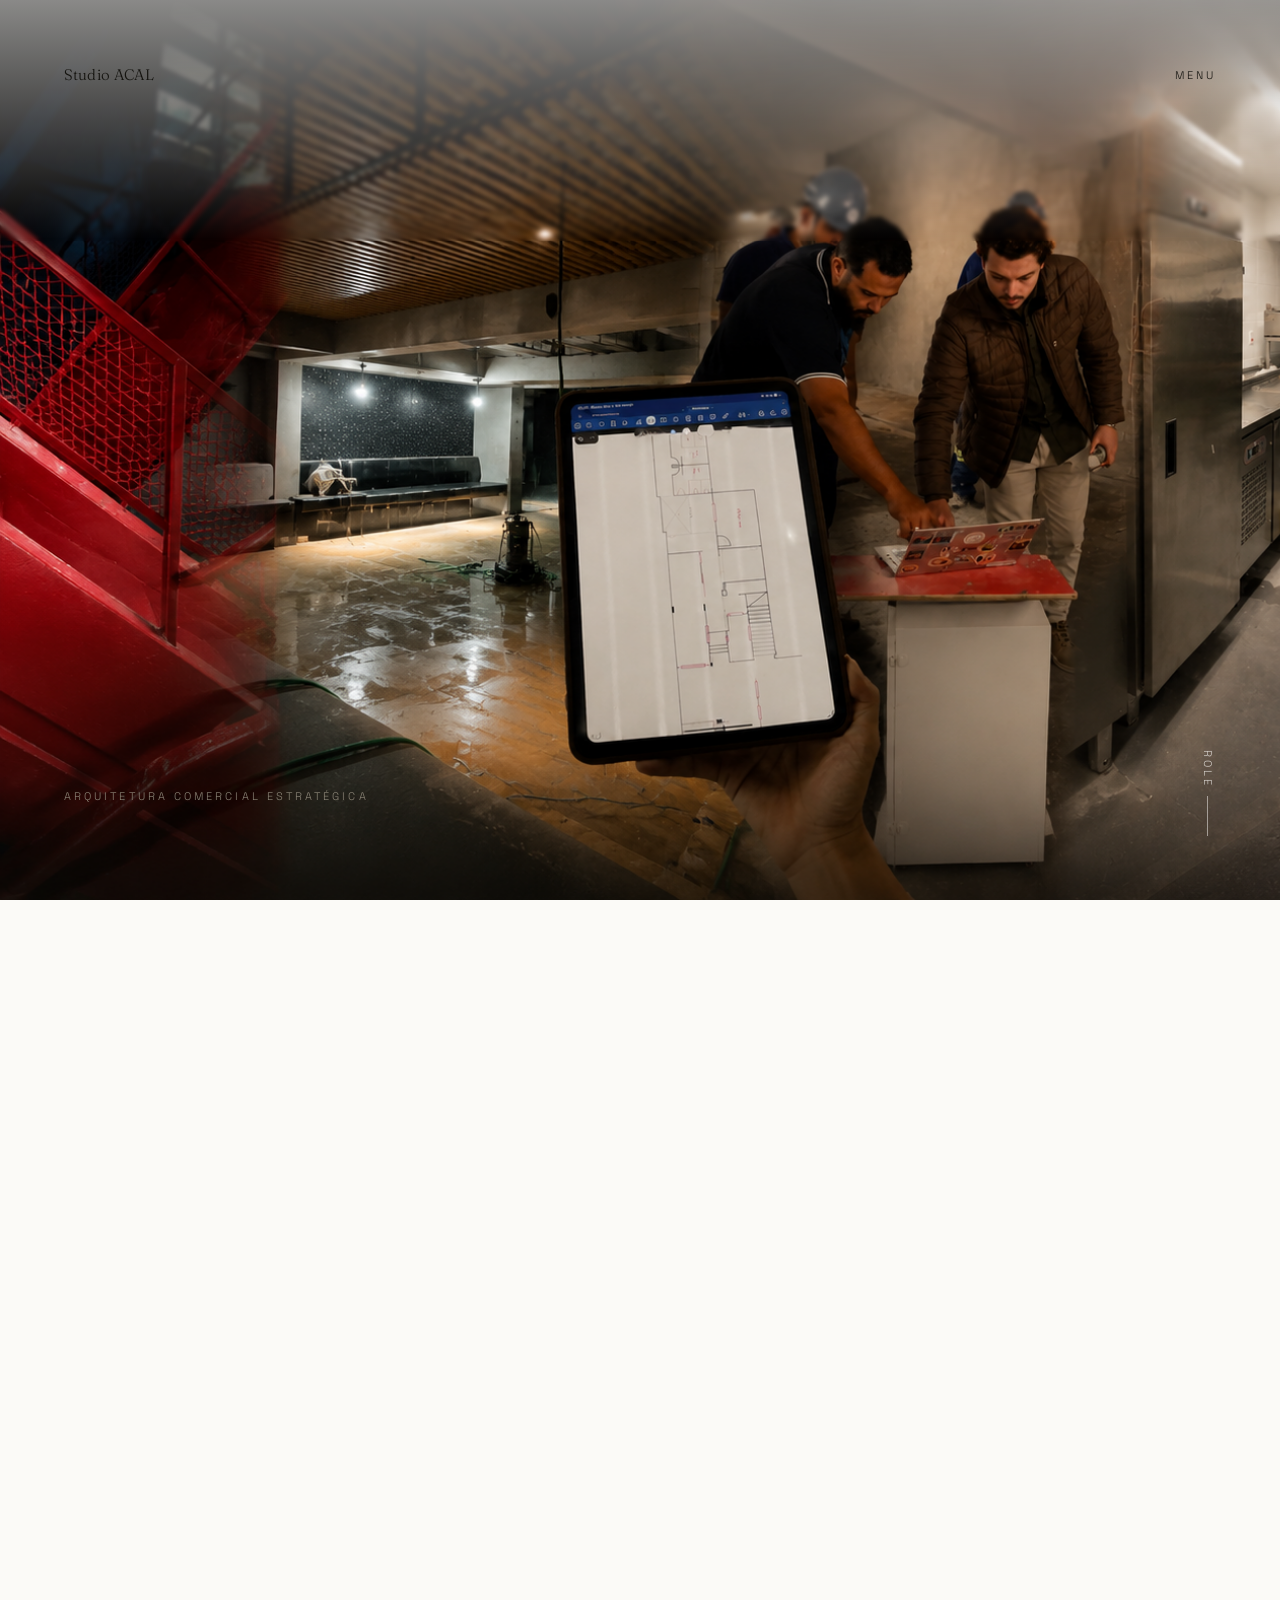
<file: contato.html>
<!DOCTYPE html>
<html lang="pt-BR">
<head>
  <meta charset="UTF-8" />
  <meta name="viewport" content="width=device-width, initial-scale=1.0" />
  <title>Contato — Studio ACAL</title>
  <meta name="description" content="Vamos conversar sobre o seu próximo projeto." />

  <link rel="preconnect" href="https://fonts.googleapis.com" />
  <link rel="preconnect" href="https://fonts.gstatic.com" crossorigin />
  <link href="https://fonts.googleapis.com/css2?family=Fraunces:ital,opsz,wght@0,9..144,300;0,9..144,400;0,9..144,500;1,9..144,400&family=Inter:wght@300;400;500;600&family=Space+Grotesk:wght@400;500&display=swap" rel="stylesheet" />
  <link rel="stylesheet" href="assets/css/style.css" />
</head>
<body>

  <header class="site-header">
    <a href="index.html" class="brand">Studio ACAL</a>
    <label for="menu-toggle" class="menu-trigger">Menu</label>
  </header>

  <input type="checkbox" id="menu-toggle" class="menu-toggle" />
  <nav class="menu-panel">
    <div class="menu-panel__top">
      <span class="brand">Studio ACAL</span>
      <label for="menu-toggle" class="menu-close">Fechar</label>
    </div>
    <div class="menu-links">
      <a href="index.html#projetos">Projetos</a>
      <a href="processo.html">Processo</a>
      <a href="studio.html">Studio</a>
      <a href="contato.html">Contato</a>
    </div>
    <div class="menu-panel__bottom">
      <span>São Paulo, Brasil</span>
      <span>projesstudioacal@gmail.com</span>
    </div>
  </nav>

  <main>

    <!-- <section style="height:55vh;">
      <div class="tone tone--d banner_contato" style="height:100%;"></div>
    </section> -->
    
    <section class="hero_contato">
      <div class="tone tone--e"></div>
      <div class="hero_contato__content">
        <p class="eyebrow">Arquitetura Comercial Estratégica</p>
      </div>
      <div class="hero__scroll">
        <span>Role</span>
        <span class="hero__scroll-line"></span>
      </div>
    </section>

    <section class="contact" id="contato">
      <p class="heading heading--xl reveal">Vamos conversar sobre o seu próximo projeto.</p>
      <div class="contact__links reveal">
        <a href="https://wa.me/5511959176564" target="_blank" rel="noopener noreferrer" class="link-line">WhatsApp</a>
        <a href="mailto:projesstudioacal@gmail.com" class="link-line">E-mail</a>
        <a href="https://instagram.com/studioacal" target="_blank" rel="noopener noreferrer" class="link-line">Instagram</a>
      </div>
    </section>

  </main>
  <script src="assets/js/main.js" defer></script> 
</body>
</html>
</file>
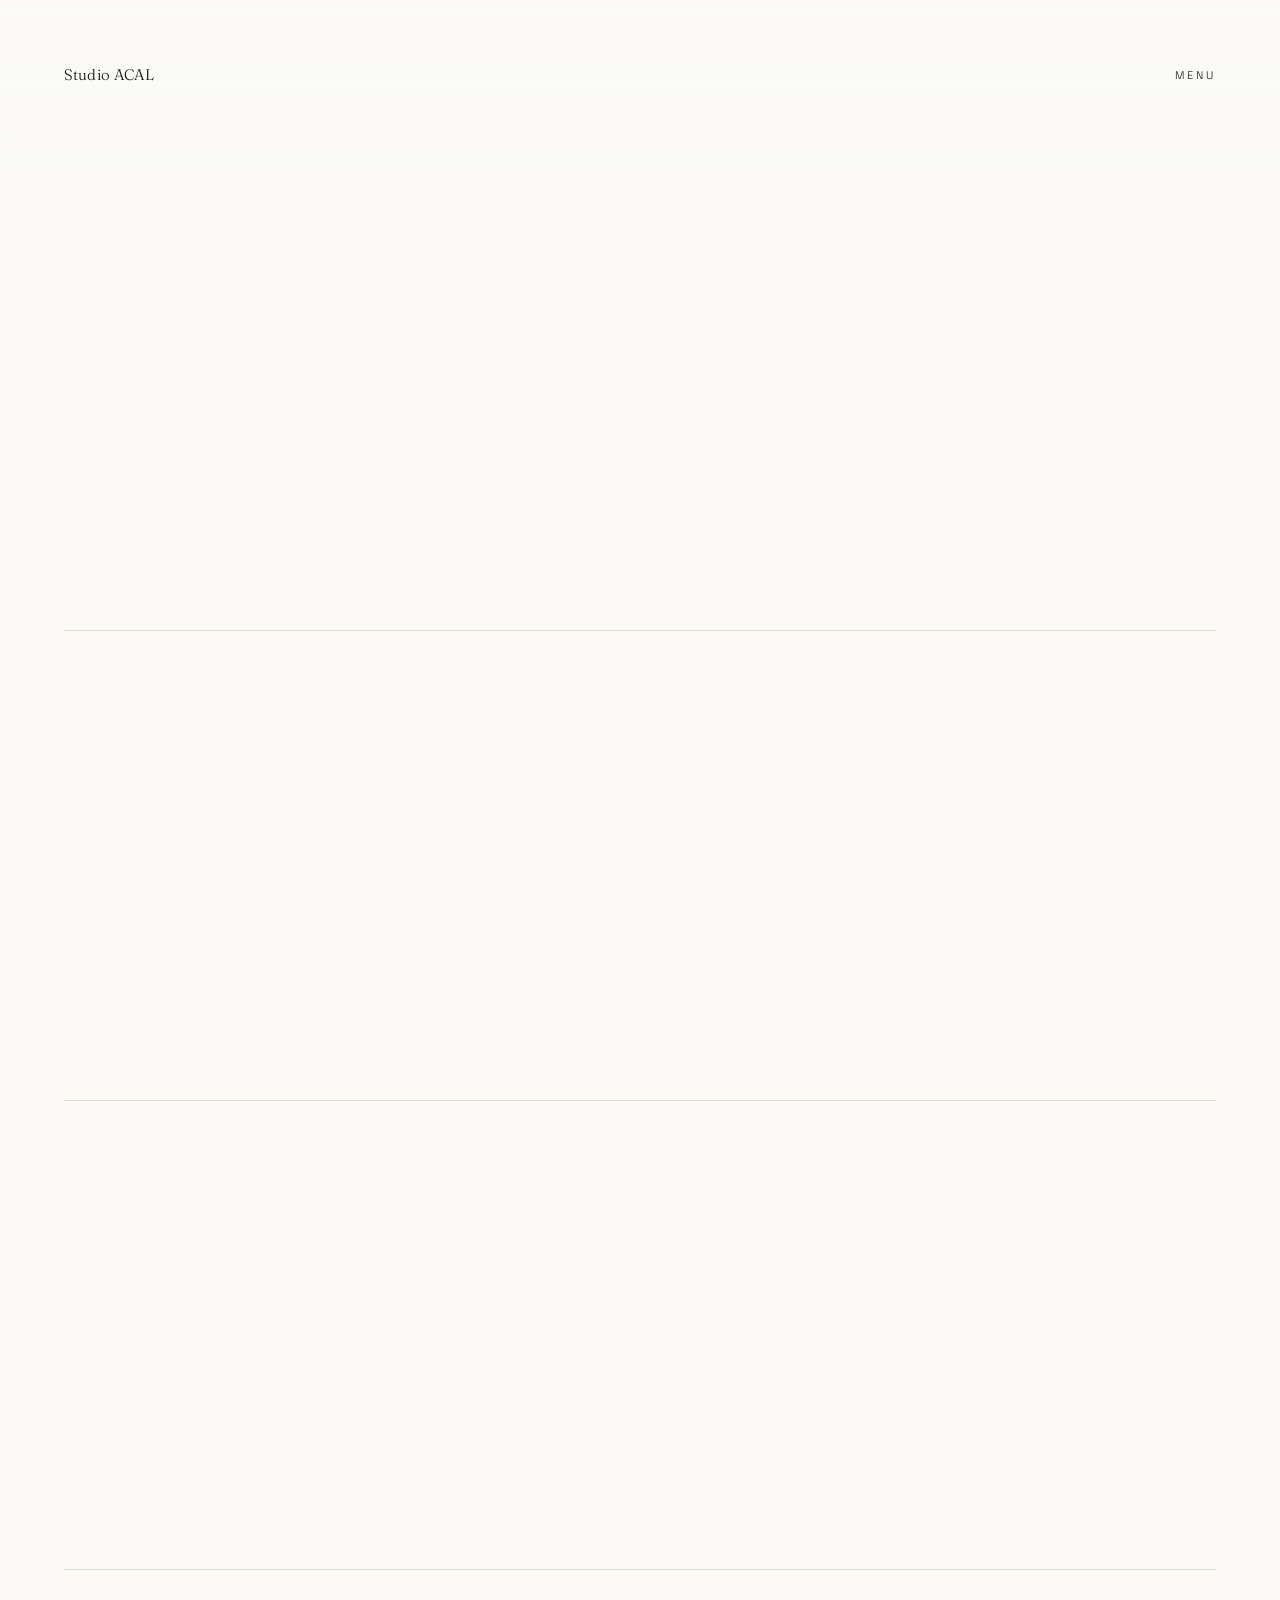
<file: processo.html>
<!DOCTYPE html>
<html lang="pt-BR">
<head>
  <meta charset="UTF-8" />
  <meta name="viewport" content="width=device-width, initial-scale=1.0" />
  <title>Processo — Studio ACAL</title>
  <meta name="description" content="Como o Studio ACAL transforma estratégia de marca em arquitetura." />

  <link rel="preconnect" href="https://fonts.googleapis.com" />
  <link rel="preconnect" href="https://fonts.gstatic.com" crossorigin />
  <link href="https://fonts.googleapis.com/css2?family=Fraunces:ital,opsz,wght@0,9..144,300;0,9..144,400;0,9..144,500;1,9..144,400&family=Inter:wght@300;400;500;600&family=Space+Grotesk:wght@400;500&display=swap" rel="stylesheet" />
  <link rel="stylesheet" href="assets/css/style.css" />
</head>
<body>

  <header class="site-header">
    <a href="index.html" class="brand">Studio ACAL</a>
    <label for="menu-toggle" class="menu-trigger">Menu</label>
  </header>

  <input type="checkbox" id="menu-toggle" class="menu-toggle" />
  <nav class="menu-panel">
    <div class="menu-panel__top">
      <span class="brand">Studio ACAL</span>
      <label for="menu-toggle" class="menu-close">Fechar</label>
    </div>
    <div class="menu-links">
      <a href="index.html#projetos">Projetos</a>
      <a href="processo.html">Processo</a>
      <a href="studio.html">Studio</a>
      <a href="contato.html">Contato</a>
    </div>
    <div class="menu-panel__bottom">
      <span>São Paulo, Brasil</span>
      <span>projesstudioacal@gmail.com</span>
    </div>
  </nav>

  <main>

    <section class="section center reveal" style="min-height:70vh; display:flex; flex-direction:column; align-items:center; justify-content:center;">
      <span class="eyebrow">Processo</span>
      <p class="heading heading--xl" style="max-width:48rem; margin-top:1.5rem;">Da estratégia ao espaço construído.</p>
    </section>

    <div class="container">

      <div class="process-step">
        <div class="process-step__index reveal">01</div>
        <div class="process-step__copy reveal">
          <h2 class="heading heading--md">Entender</h2>
          <p>Ouvimos o negócio antes de desenhar qualquer linha. Estratégia de marca, comportamento do cliente, posicionamento.</p>
        </div>
        <div class="process-step__media reveal">
          <div class="tone tone--a ratio-16-9"></div>
        </div>
      </div>

      <div class="process-step">
        <div class="process-step__index reveal">02</div>
        <div class="process-step__copy reveal">
          <h2 class="heading heading--md">Interpretar</h2>
          <p>Traduzimos o que foi ouvido em princípios espaciais. Aqui nasce o conceito que guia todas as decisões seguintes.</p>
        </div>
        <div class="process-step__media reveal">
          <div class="tone tone--b ratio-16-9"></div>
        </div>
      </div>

      <div class="process-step">
        <div class="process-step__index reveal">03</div>
        <div class="process-step__copy reveal">
          <h2 class="heading heading--md">Projetar</h2>
          <p>Desenvolvemos a arquitetura com precisão técnica e silêncio visual, sempre a serviço da experiência.</p>
        </div>
        <div class="process-step__media reveal">
          <div class="tone tone--c ratio-16-9"></div>
        </div>
      </div>

      <div class="process-step">
        <div class="process-step__index reveal">04</div>
        <div class="process-step__copy reveal">
          <h2 class="heading heading--md">Transformar</h2>
          <p>Acompanhamos a execução até que o espaço construído seja fiel ao espaço pensado.</p>
        </div>
        <div class="process-step__media reveal">
          <div class="tone tone--d ratio-16-9"></div>
        </div>
      </div>

    </div>

    <section class="contact">
      <p class="heading heading--xl reveal">Vamos conversar sobre o seu próximo projeto.</p>
      <div class="contact__links reveal">
        <a href="https://wa.me/5511959176564" target="_blank" rel="noopener noreferrer" class="link-line">WhatsApp</a>
        <a href="mailto:projesstudioacal@gmail.com" class="link-line">E-mail</a>
        <a href="https://instagram.com/studioacal" target="_blank" rel="noopener noreferrer" class="link-line">Instagram</a>
      </div>
    </section>

  </main>

</body>
</html>
</file>
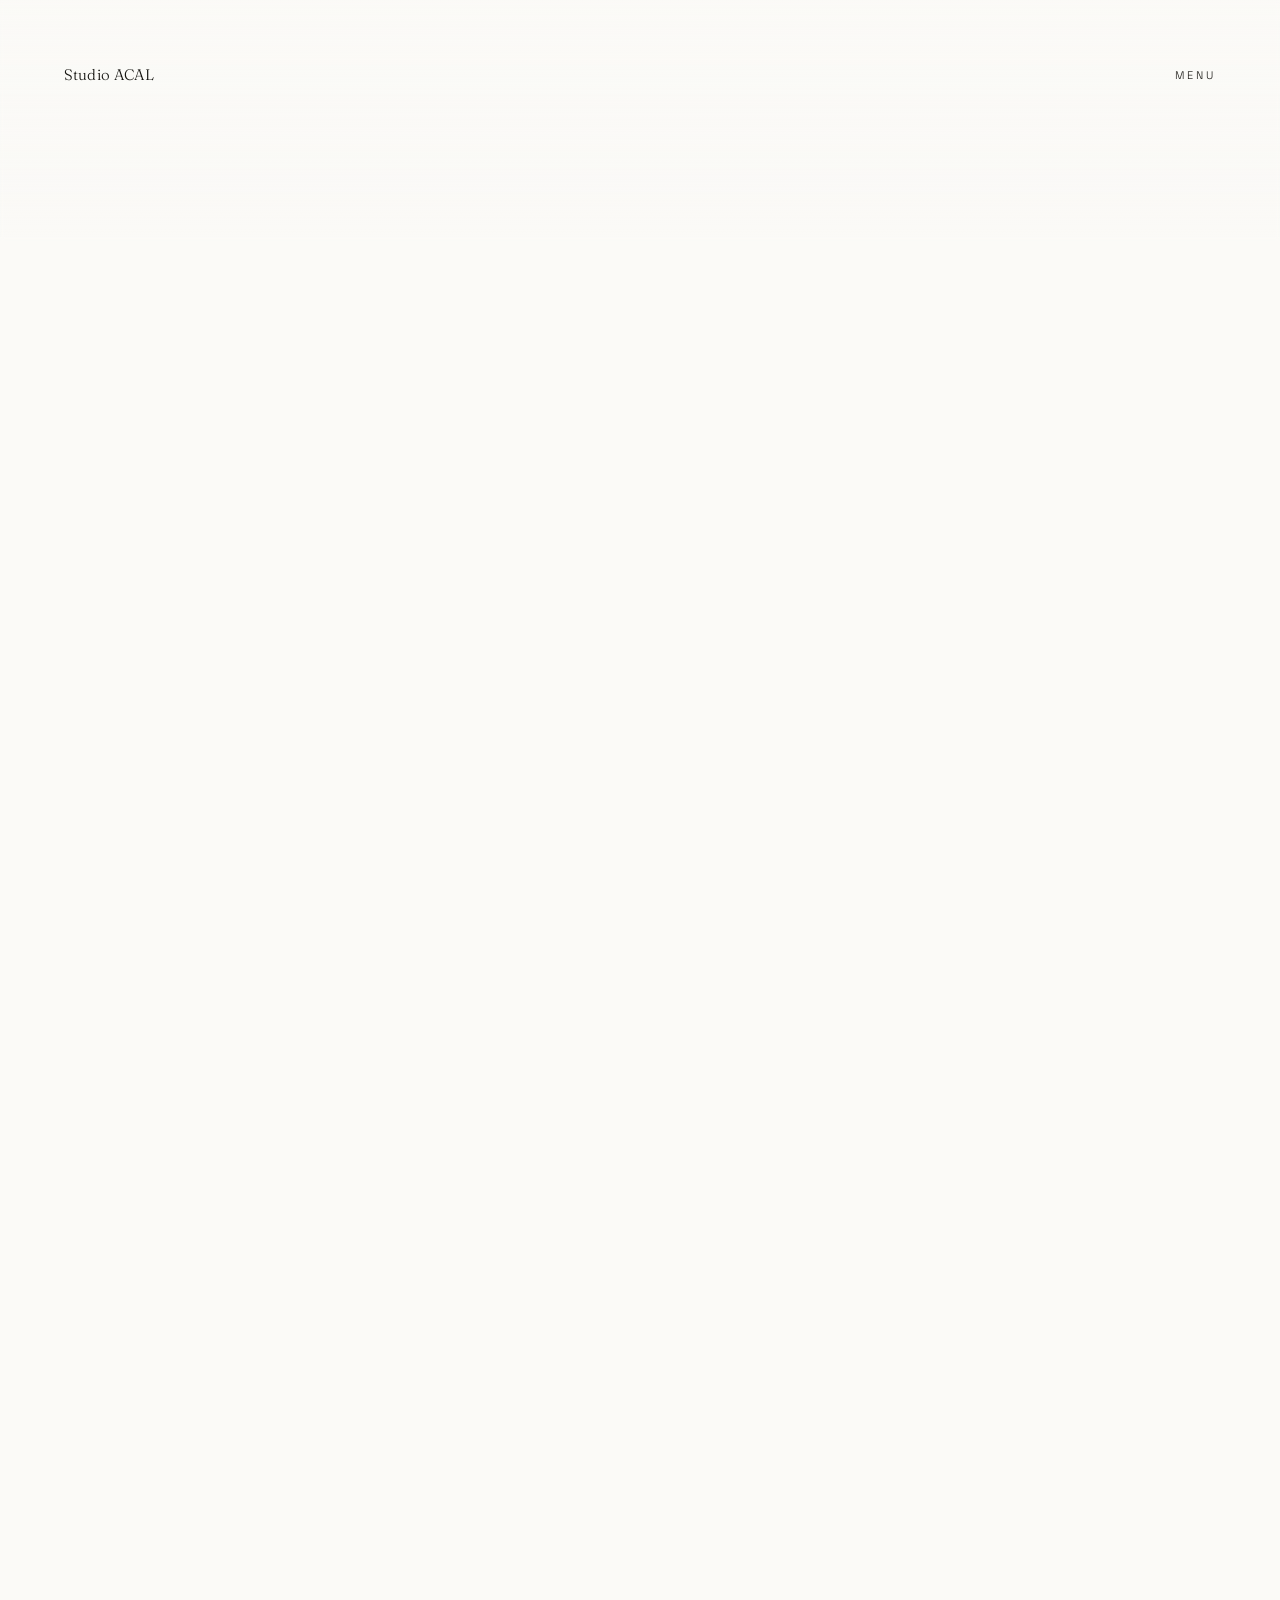
<file: studio.html>
<!DOCTYPE html>
<html lang="pt-BR">
<head>
  <meta charset="UTF-8" />
  <meta name="viewport" content="width=device-width, initial-scale=1.0" />
  <title>Studio — Studio ACAL</title>
  <meta name="description" content="Conheça o Studio ACAL: equipe, processo criativo e bastidores." />

  <link rel="preconnect" href="https://fonts.googleapis.com" />
  <link rel="preconnect" href="https://fonts.gstatic.com" crossorigin />
  <link href="https://fonts.googleapis.com/css2?family=Fraunces:ital,opsz,wght@0,9..144,300;0,9..144,400;0,9..144,500;1,9..144,400&family=Inter:wght@300;400;500;600&family=Space+Grotesk:wght@400;500&display=swap" rel="stylesheet" />
  <link rel="stylesheet" href="assets/css/style.css" />
</head>
<body>

  <header class="site-header">
    <a href="index.html" class="brand">Studio ACAL</a>
    <label for="menu-toggle" class="menu-trigger">Menu</label>
  </header>

  <input type="checkbox" id="menu-toggle" class="menu-toggle" />
  <nav class="menu-panel">
    <div class="menu-panel__top">
      <span class="brand">Studio ACAL</span>
      <label for="menu-toggle" class="menu-close">Fechar</label>
    </div>
    <div class="menu-links">
      <a href="index.html#projetos">Projetos</a>
      <a href="processo.html">Processo</a>
      <a href="studio.html">Studio</a>
      <a href="contato.html">Contato</a>
    </div>
    <div class="menu-panel__bottom">
      <span>São Paulo, Brasil</span>
      <span>projesstudioacal@gmail.com</span>
    </div>
  </nav>

  <main>

    <section class="section center reveal" style="min-height:70vh; display:flex; flex-direction:column; align-items:center; justify-content:center;">
      <span class="eyebrow">Studio</span>
      <p class="heading heading--xl" style="max-width:48rem; margin-top:1.5rem;">Um escritório que escuta antes de desenhar.</p>
    </section>

    <div class="container grid" style="grid-template-columns: repeat(3, 1fr); gap: var(--gap);">
      <div class="tone tone--a ratio-3-4 reveal">
        <span class="tone__label">Croquis</span>
      </div>
      <div class="tone tone--b ratio-3-4 reveal">
        <span class="tone__label">Mesa de trabalho</span>
      </div>
      <div class="tone tone--c ratio-3-4 reveal">
        <span class="tone__label">Visita técnica</span>
      </div>
    </div>

    <section class="section center">
      <p class="heading heading--lg reveal" style="max-width:42rem; margin: 0 auto;">
        Acreditamos que arquitetura comercial é, antes de tudo, uma ferramenta de negócio. Por isso, cada projeto começa numa conversa sobre a marca — não sobre metros quadrados.
      </p>
    </section>

    <section class="section section--border container">
      <span class="eyebrow reveal" style="display:block; margin-bottom: 3rem;">Equipe</span>
      <div class="team-grid">
        <div class="team-card reveal">
          <div class="tone tone--c ratio-4-5"></div>
          <p>Camila Acal</p>
          <p class="eyebrow">Direção Criativa</p>
        </div>
        <div class="team-card reveal">
          <div class="tone tone--c ratio-4-5"></div>
          <p>Lucas Acal</p>
          <p class="eyebrow">Direção Técnica</p>
        </div>
        <div class="team-card reveal">
          <div class="tone tone--c ratio-4-5"></div>
          <p>Marina Petri</p>
          <p class="eyebrow">Arquitetura</p>
        </div>
        <div class="team-card reveal">
          <div class="tone tone--c ratio-4-5"></div>
          <p>Diego Salles</p>
          <p class="eyebrow">Projetos de Execução</p>
        </div>
      </div>
    </section>

    <section class="contact">
      <p class="heading heading--xl reveal">Vamos conversar sobre o seu próximo projeto.</p>
      <div class="contact__links reveal">
        <a href="https://wa.me/5511959176564" target="_blank" rel="noopener noreferrer" class="link-line">WhatsApp</a>
        <a href="mailto:projesstudioacal@gmail.com" class="link-line">E-mail</a>
        <a href="https://instagram.com/studioacal" target="_blank" rel="noopener noreferrer" class="link-line">Instagram</a>
      </div>
    </section>

  </main>

</body>
</html>
</file>
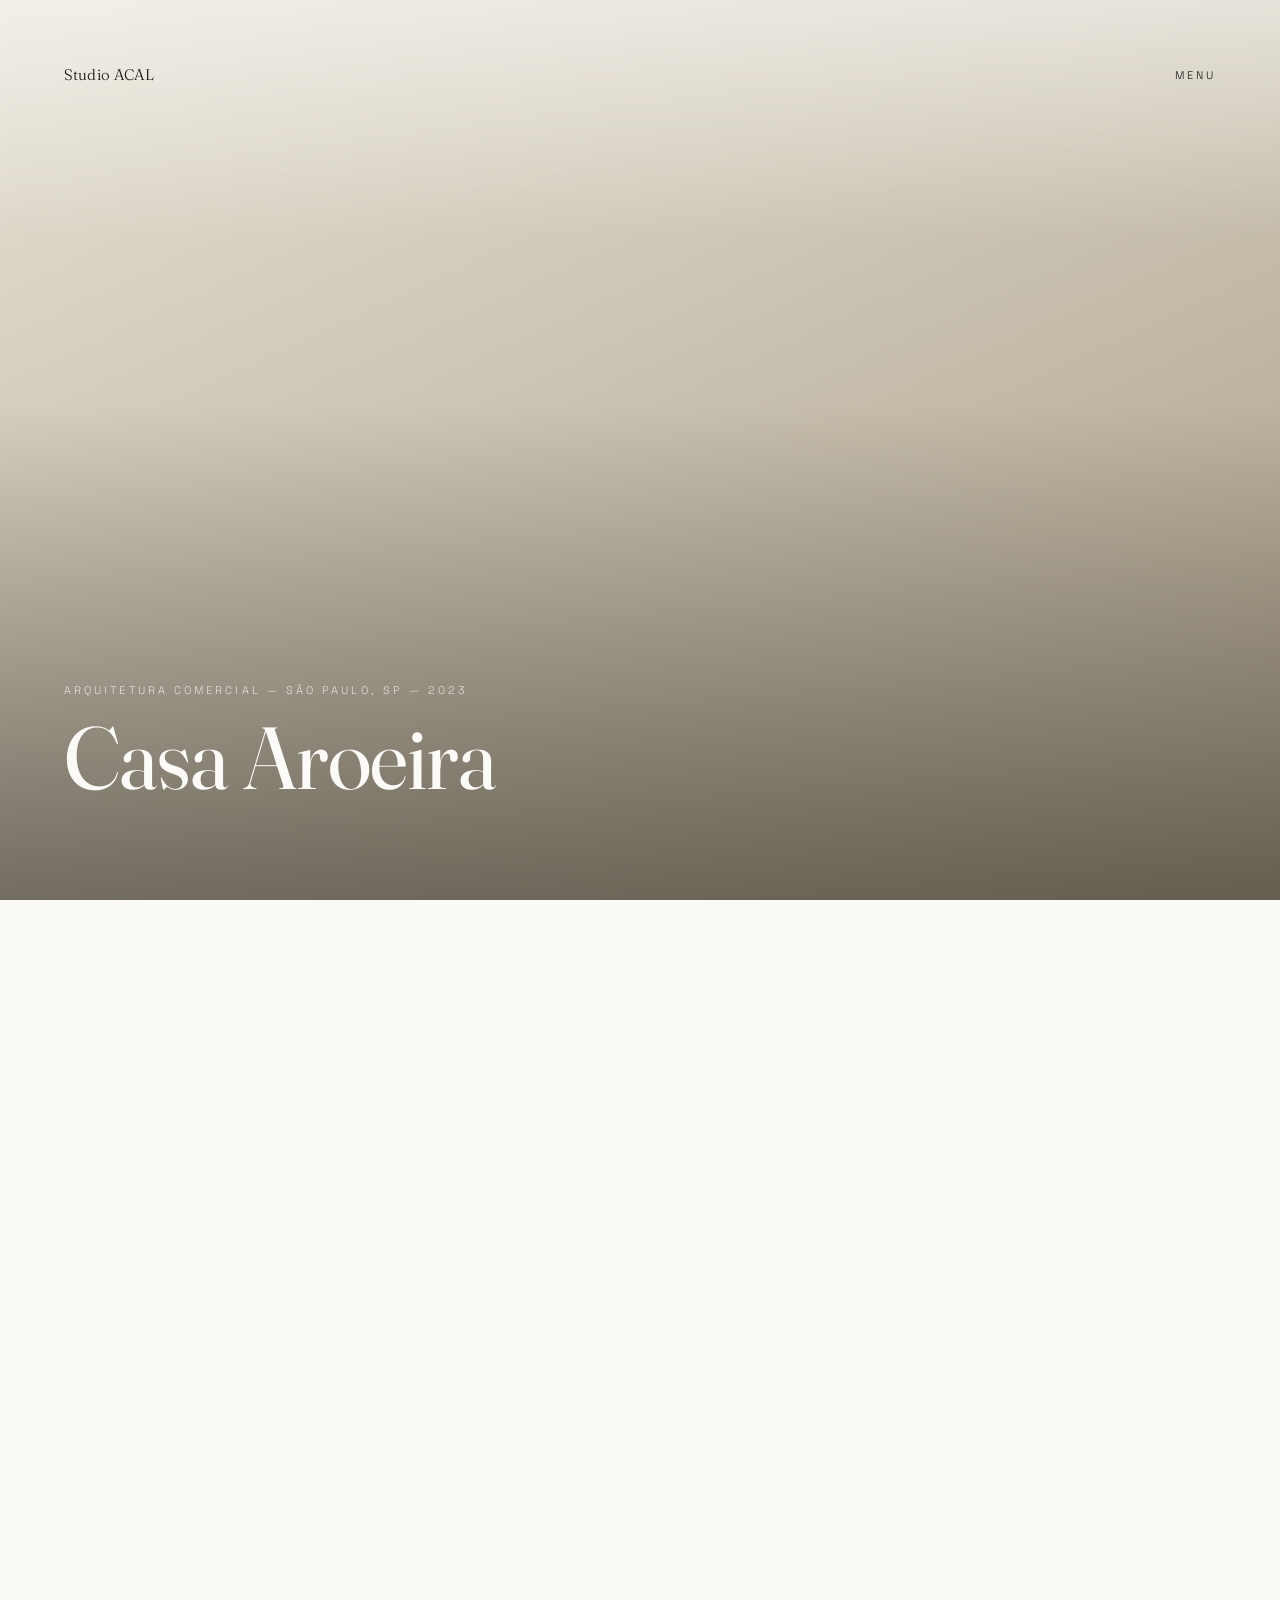
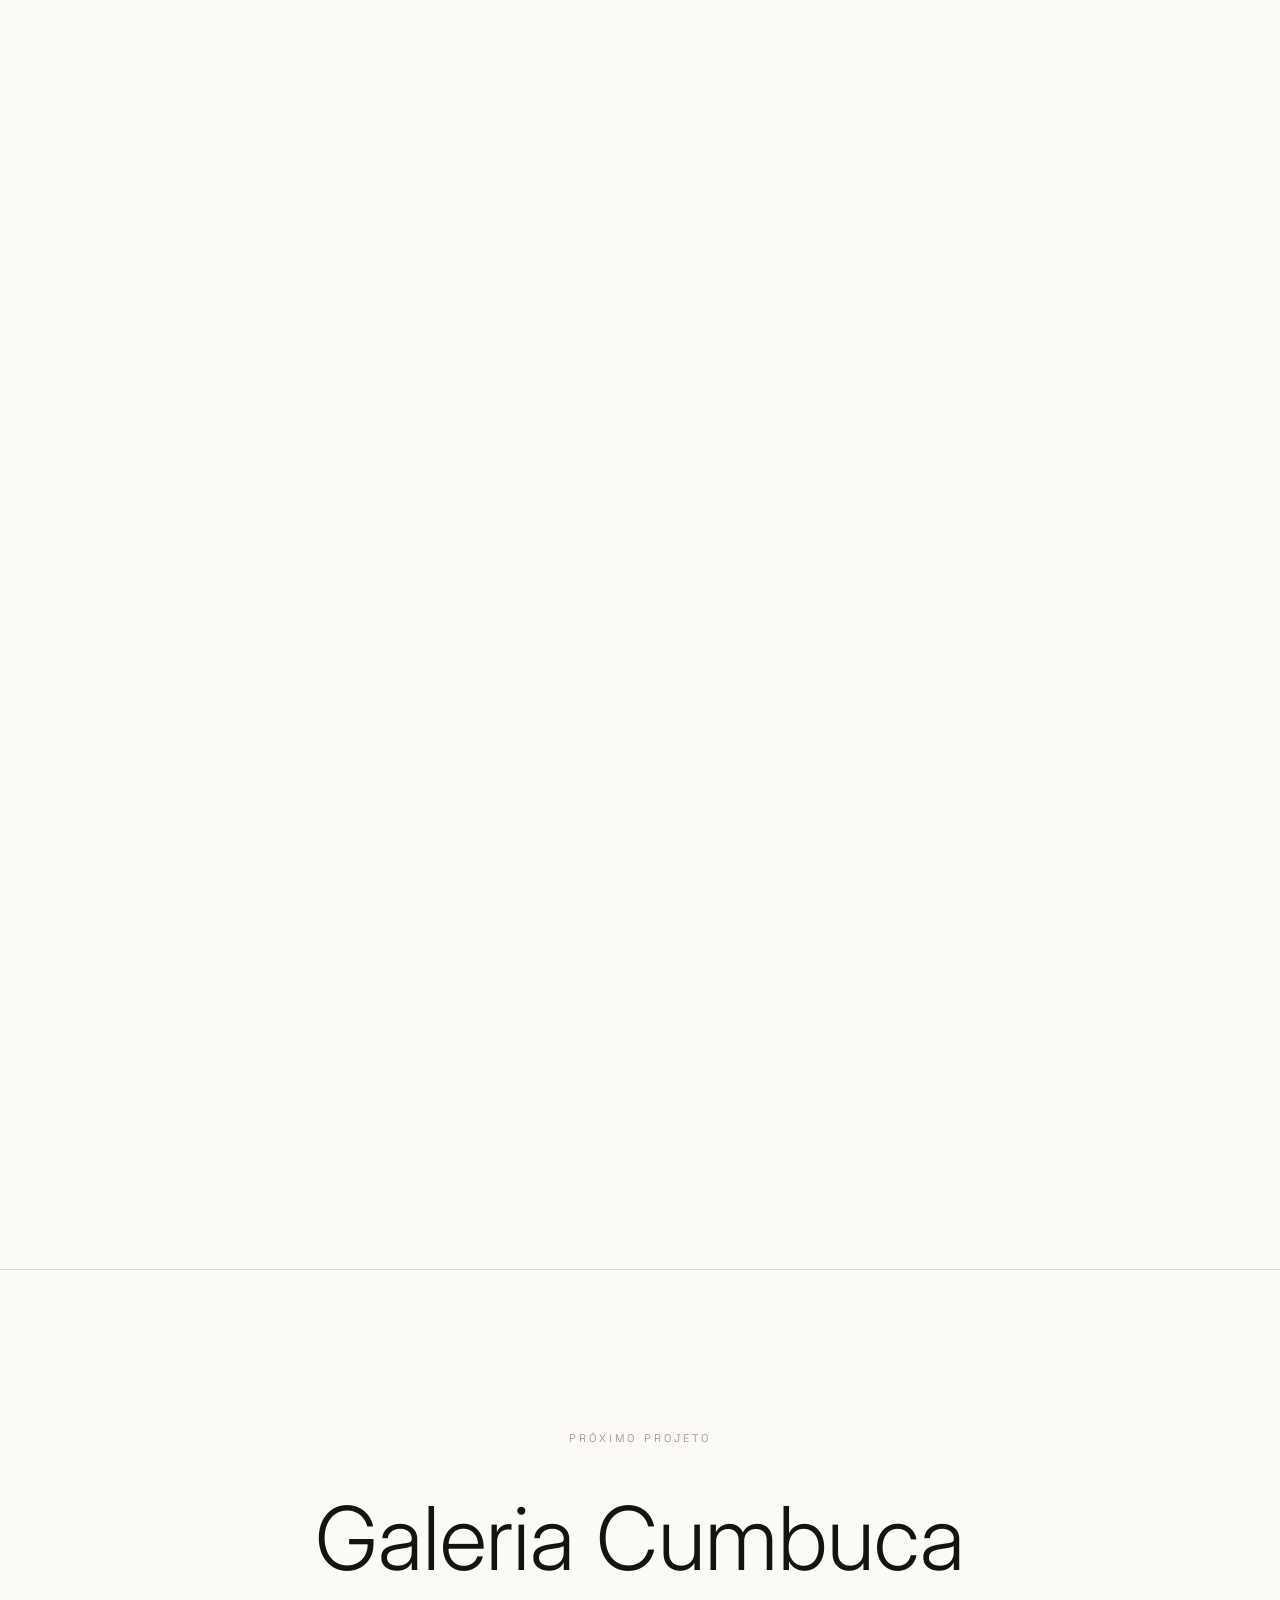
<file: projetos/casa-aroeira.html>
<!DOCTYPE html>
<html lang="pt-BR">
<head>
  <meta charset="UTF-8" />
  <meta name="viewport" content="width=device-width, initial-scale=1.0" />
  <title>Casa Aroeira — Studio ACAL</title>
  <meta name="description" content="Uma flagship que se comporta como uma pausa dentro da avenida." />

  <link rel="preconnect" href="https://fonts.googleapis.com" />
  <link rel="preconnect" href="https://fonts.gstatic.com" crossorigin />
  <link href="https://fonts.googleapis.com/css2?family=Fraunces:ital,opsz,wght@0,9..144,300;0,9..144,400;0,9..144,500;1,9..144,400&family=Inter:wght@300;400;500;600&family=Space+Grotesk:wght@400;500&display=swap" rel="stylesheet" />
  <link rel="stylesheet" href="../assets/css/style.css" />
</head>
<body>

  <header class="site-header">
    <a href="../index.html" class="brand">Studio ACAL</a>
    <label for="menu-toggle" class="menu-trigger">Menu</label>
  </header>

  <input type="checkbox" id="menu-toggle" class="menu-toggle" />
  <nav class="menu-panel">
    <div class="menu-panel__top">
      <span class="brand">Studio ACAL</span>
      <label for="menu-toggle" class="menu-close">Fechar</label>
    </div>
    <div class="menu-links">
      <a href="../index.html#projetos">Projetos</a>
      <a href="../processo.html">Processo</a>
      <a href="../studio.html">Studio</a>
      <a href="../contato.html">Contato</a>
    </div>
    <div class="menu-panel__bottom">
      <span>São Paulo, Brasil</span>
      <span>projesstudioacal@gmail.com</span>
    </div>
  </nav>

  <main>

    <!-- Hero -->
    <section class="project-hero">
      <div class="tone tone--a"></div>
      <div class="project-hero__content">
        <span class="eyebrow">Arquitetura Comercial — São Paulo, SP — 2023</span>
        <h1 class="heading heading--xxl" style="margin-top:0.75rem;">Casa Aroeira</h1>
      </div>
    </section>

    <!-- Conceito -->
    <section class="section center">
      <span class="eyebrow reveal">Conceito</span>
      <p class="heading heading--lg reveal" style="max-width:42rem; margin: 1.5rem auto 0;">O projeto parte de um gesto simples: abrir o térreo para a rua e fechar o restante para o silêncio. A marca aparece através do espaço, não através de letreiros.</p>
    </section>

    <!-- Galeria -->
    <div class="grid" style="grid-template-columns: 1fr 1fr;">
      <div class="tone tone--a ratio-3-4 reveal"></div>
      <div class="tone tone--b ratio-3-4 reveal"></div>
    </div>

    <!-- Materiais -->
    <section class="section container">
      <div style="max-width: 32rem; margin: 0 auto;">
        <span class="eyebrow reveal">Materiais</span>
        <ul class="materials-list reveal" style="margin-top:1.5rem;">
          <li>Concreto aparente</li>
          <li>Madeira de demolição</li>
          <li>Latão envelhecido</li>
        </ul>
      </div>
    </section>

    <!-- Detalhe -->
    <div class="tone tone--a ratio-16-9 reveal">
      <span class="tone__label">Detalhe</span>
    </div>

    <!-- Croquis -->
    <div class="grid" style="grid-template-columns: repeat(3, 1fr); padding: var(--gap) var(--side);">
      <div class="tone tone--a ratio-4-5 reveal"><span class="tone__label">Croqui</span></div>
      <div class="tone tone--a ratio-4-5 reveal"><span class="tone__label">Croqui</span></div>
      <div class="tone tone--a ratio-4-5 reveal"><span class="tone__label">Croqui</span></div>
    </div>

    <!-- Render -->
    <div class="tone tone--b ratio-16-9 reveal">
      <span class="tone__label">Render</span>
    </div>

    <!-- Execução -->
    <section class="section center">
      <span class="eyebrow reveal">Execução</span>
      <p class="heading heading--md reveal" style="max-width:36rem; margin: 1.5rem auto 0;">
        Acompanhamos cada etapa em obra para garantir que o espaço construído permanecesse fiel ao espaço pensado.
      </p>
    </section>

    <!-- Resultado -->
    <div class="tone tone--a reveal" style="height: 80vh;">
      <span class="tone__label">Resultado</span>
    </div>

    <!-- Próximo projeto -->
    <section class="section next-project">
      <span class="eyebrow">Próximo projeto</span>
      <a href="galeria-cumbuca.html">Galeria Cumbuca</a>
    </section>

    <section class="contact">
      <p class="heading heading--xl reveal">Vamos conversar sobre o seu próximo projeto.</p>
      <div class="contact__links reveal">
        <a href="https://wa.me/5511959176564" target="_blank" rel="noopener noreferrer" class="link-line">WhatsApp</a>
        <a href="mailto:projesstudioacal@gmail.com" class="link-line">E-mail</a>
        <a href="https://instagram.com/studioacal" target="_blank" rel="noopener noreferrer" class="link-line">Instagram</a>
      </div>
    </section>

  </main>

</body>
</html>
</file>
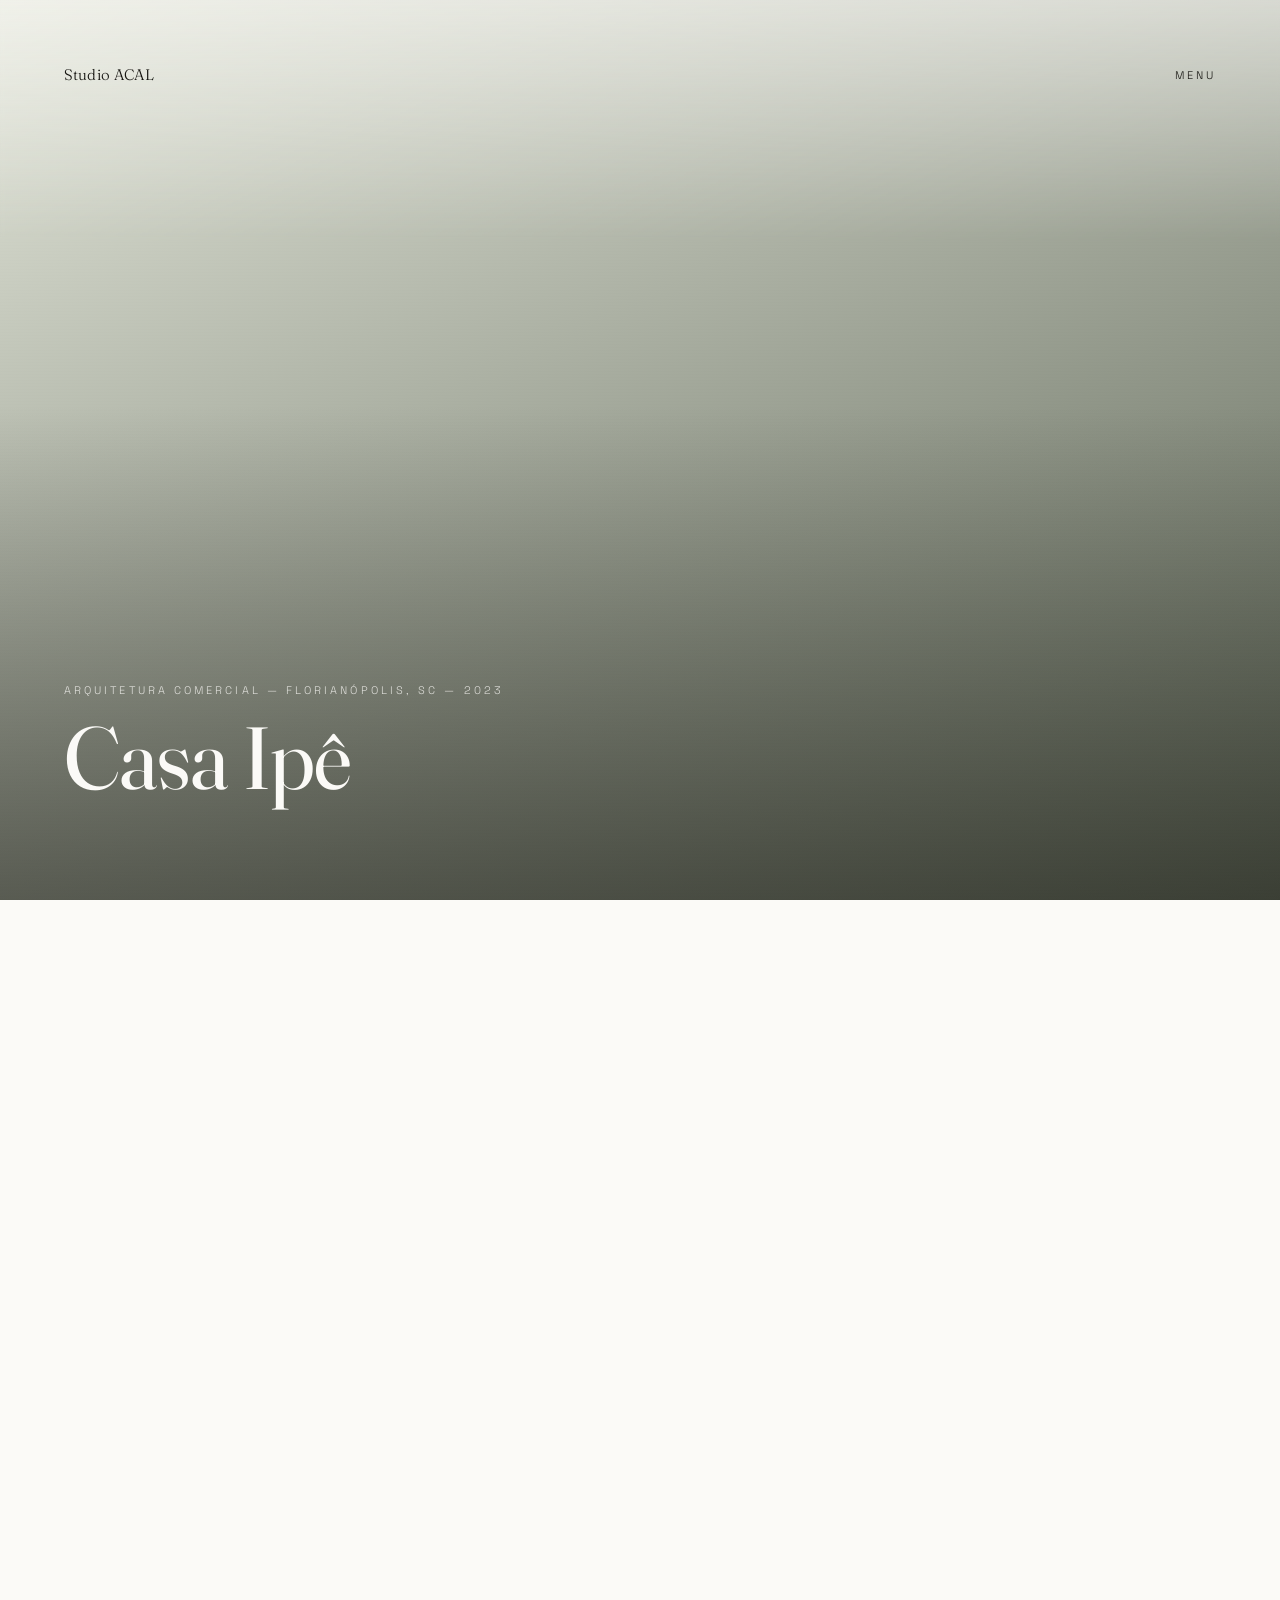
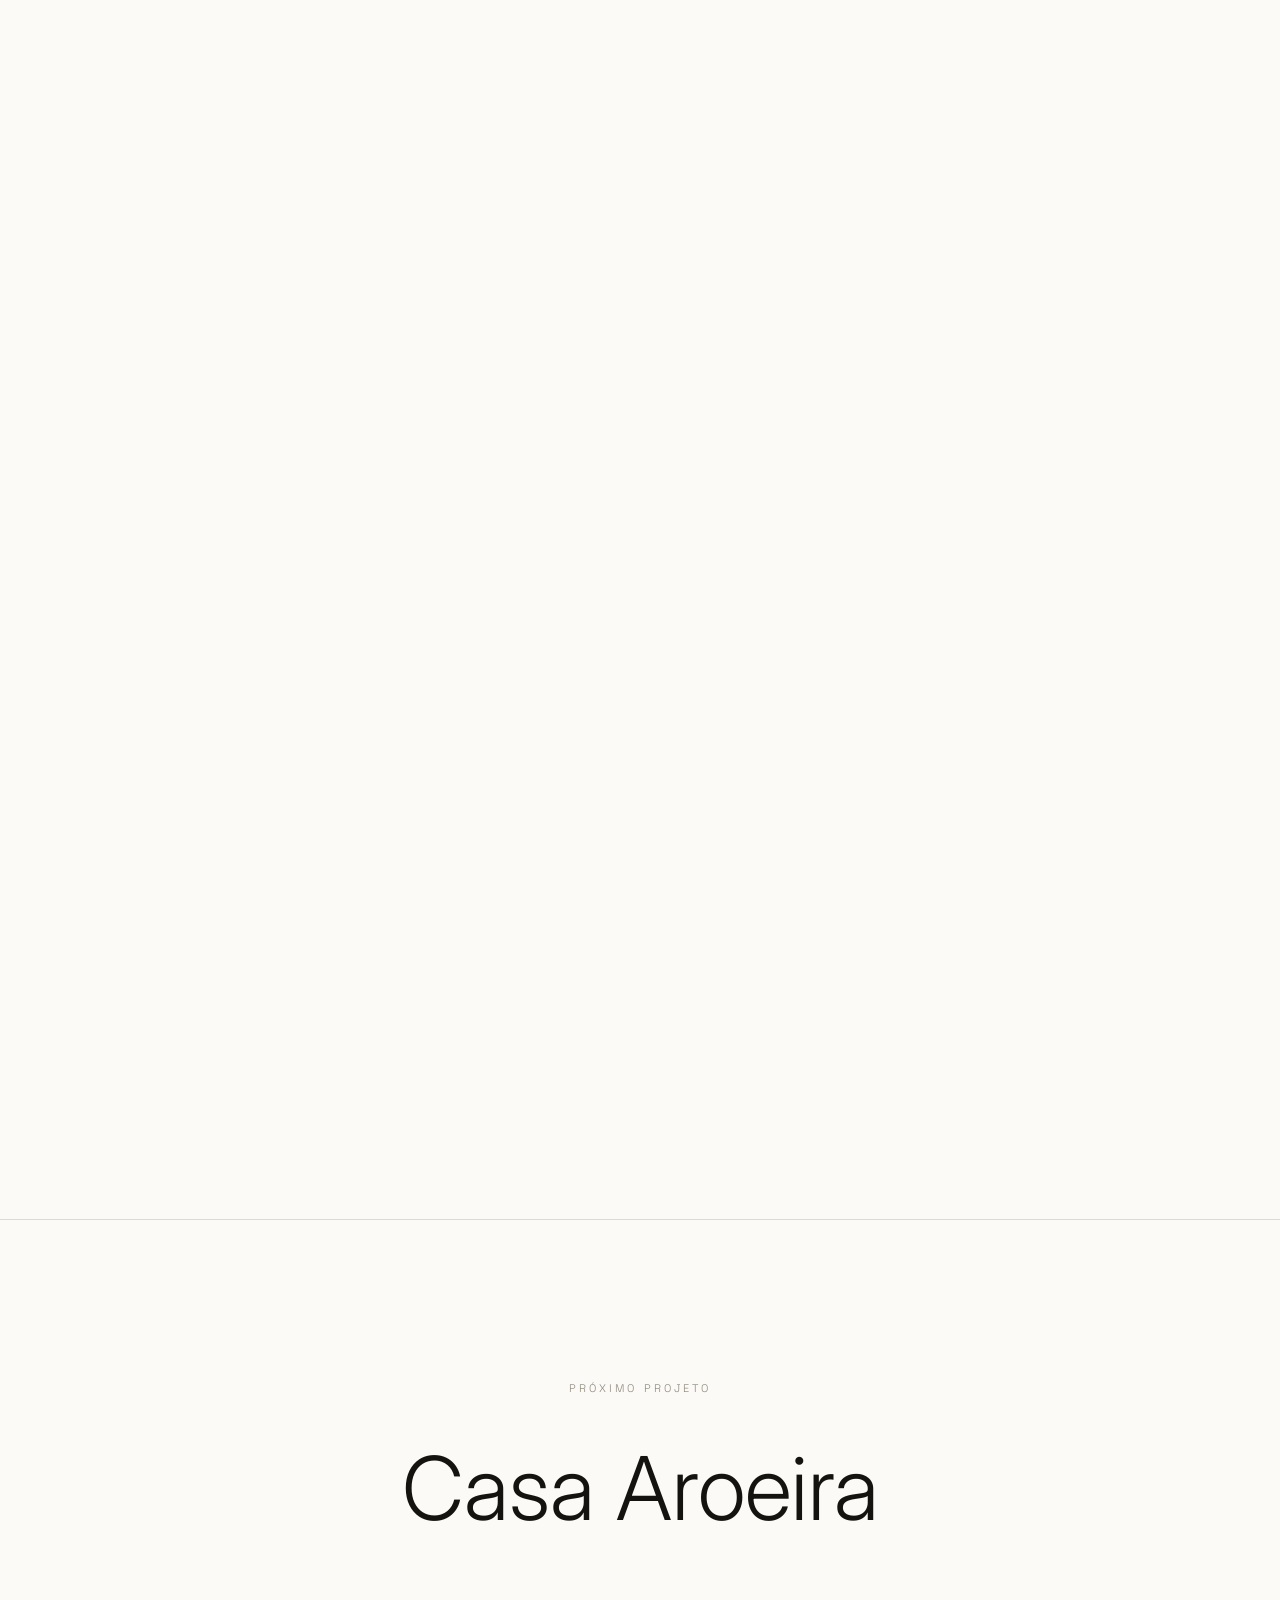
<file: projetos/casa-ipe.html>
<!DOCTYPE html>
<html lang="pt-BR">
<head>
  <meta charset="UTF-8" />
  <meta name="viewport" content="width=device-width, initial-scale=1.0" />
  <title>Casa Ipê — Studio ACAL</title>
  <meta name="description" content="Estratégia de marca traduzida em sequência de ambientes." />

  <link rel="preconnect" href="https://fonts.googleapis.com" />
  <link rel="preconnect" href="https://fonts.gstatic.com" crossorigin />
  <link href="https://fonts.googleapis.com/css2?family=Fraunces:ital,opsz,wght@0,9..144,300;0,9..144,400;0,9..144,500;1,9..144,400&family=Inter:wght@300;400;500;600&family=Space+Grotesk:wght@400;500&display=swap" rel="stylesheet" />
  <link rel="stylesheet" href="../assets/css/style.css" />
</head>
<body>

  <header class="site-header">
    <a href="../index.html" class="brand">Studio ACAL</a>
    <label for="menu-toggle" class="menu-trigger">Menu</label>
  </header>

  <input type="checkbox" id="menu-toggle" class="menu-toggle" />
  <nav class="menu-panel">
    <div class="menu-panel__top">
      <span class="brand">Studio ACAL</span>
      <label for="menu-toggle" class="menu-close">Fechar</label>
    </div>
    <div class="menu-links">
      <a href="../index.html#projetos">Projetos</a>
      <a href="../processo.html">Processo</a>
      <a href="../studio.html">Studio</a>
      <a href="../contato.html">Contato</a>
    </div>
    <div class="menu-panel__bottom">
      <span>São Paulo, Brasil</span>
      <span>projesstudioacal@gmail.com</span>
    </div>
  </nav>

  <main>

    <!-- Hero -->
    <section class="project-hero">
      <div class="tone tone--d"></div>
      <div class="project-hero__content">
        <span class="eyebrow">Arquitetura Comercial — Florianópolis, SC — 2023</span>
        <h1 class="heading heading--xxl" style="margin-top:0.75rem;">Casa Ipê</h1>
      </div>
    </section>

    <!-- Conceito -->
    <section class="section center">
      <span class="eyebrow reveal">Conceito</span>
      <p class="heading heading--lg reveal" style="max-width:42rem; margin: 1.5rem auto 0;">A jornada do cliente foi mapeada antes do projeto arquitetônico. Cada decisão de espaço responde a um momento dessa jornada.</p>
    </section>

    <!-- Galeria -->
    <div class="grid" style="grid-template-columns: 1fr 1fr;">
      <div class="tone tone--d ratio-3-4 reveal"></div>
      <div class="tone tone--a ratio-3-4 reveal"></div>
    </div>

    <!-- Materiais -->
    <section class="section container">
      <div style="max-width: 32rem; margin: 0 auto;">
        <span class="eyebrow reveal">Materiais</span>
        <ul class="materials-list reveal" style="margin-top:1.5rem;">
          <li>Pedra portuguesa</li>
          <li>Ferro patinado</li>
          <li>Algodão cru</li>
        </ul>
      </div>
    </section>

    <!-- Detalhe -->
    <div class="tone tone--d ratio-16-9 reveal">
      <span class="tone__label">Detalhe</span>
    </div>

    <!-- Croquis -->
    <div class="grid" style="grid-template-columns: repeat(3, 1fr); padding: var(--gap) var(--side);">
      <div class="tone tone--d ratio-4-5 reveal"><span class="tone__label">Croqui</span></div>
      <div class="tone tone--d ratio-4-5 reveal"><span class="tone__label">Croqui</span></div>
      <div class="tone tone--d ratio-4-5 reveal"><span class="tone__label">Croqui</span></div>
    </div>

    <!-- Render -->
    <div class="tone tone--a ratio-16-9 reveal">
      <span class="tone__label">Render</span>
    </div>

    <!-- Execução -->
    <section class="section center">
      <span class="eyebrow reveal">Execução</span>
      <p class="heading heading--md reveal" style="max-width:36rem; margin: 1.5rem auto 0;">
        Acompanhamos cada etapa em obra para garantir que o espaço construído permanecesse fiel ao espaço pensado.
      </p>
    </section>

    <!-- Resultado -->
    <div class="tone tone--d reveal" style="height: 80vh;">
      <span class="tone__label">Resultado</span>
    </div>

    <!-- Próximo projeto -->
    <section class="section next-project">
      <span class="eyebrow">Próximo projeto</span>
      <a href="casa-aroeira.html">Casa Aroeira</a>
    </section>

    <section class="contact">
      <p class="heading heading--xl reveal">Vamos conversar sobre o seu próximo projeto.</p>
      <div class="contact__links reveal">
        <a href="https://wa.me/5511959176564" target="_blank" rel="noopener noreferrer" class="link-line">WhatsApp</a>
        <a href="mailto:projesstudioacal@gmail.com" class="link-line">E-mail</a>
        <a href="https://instagram.com/studioacal" target="_blank" rel="noopener noreferrer" class="link-line">Instagram</a>
      </div>
    </section>

  </main>

</body>
</html>
</file>
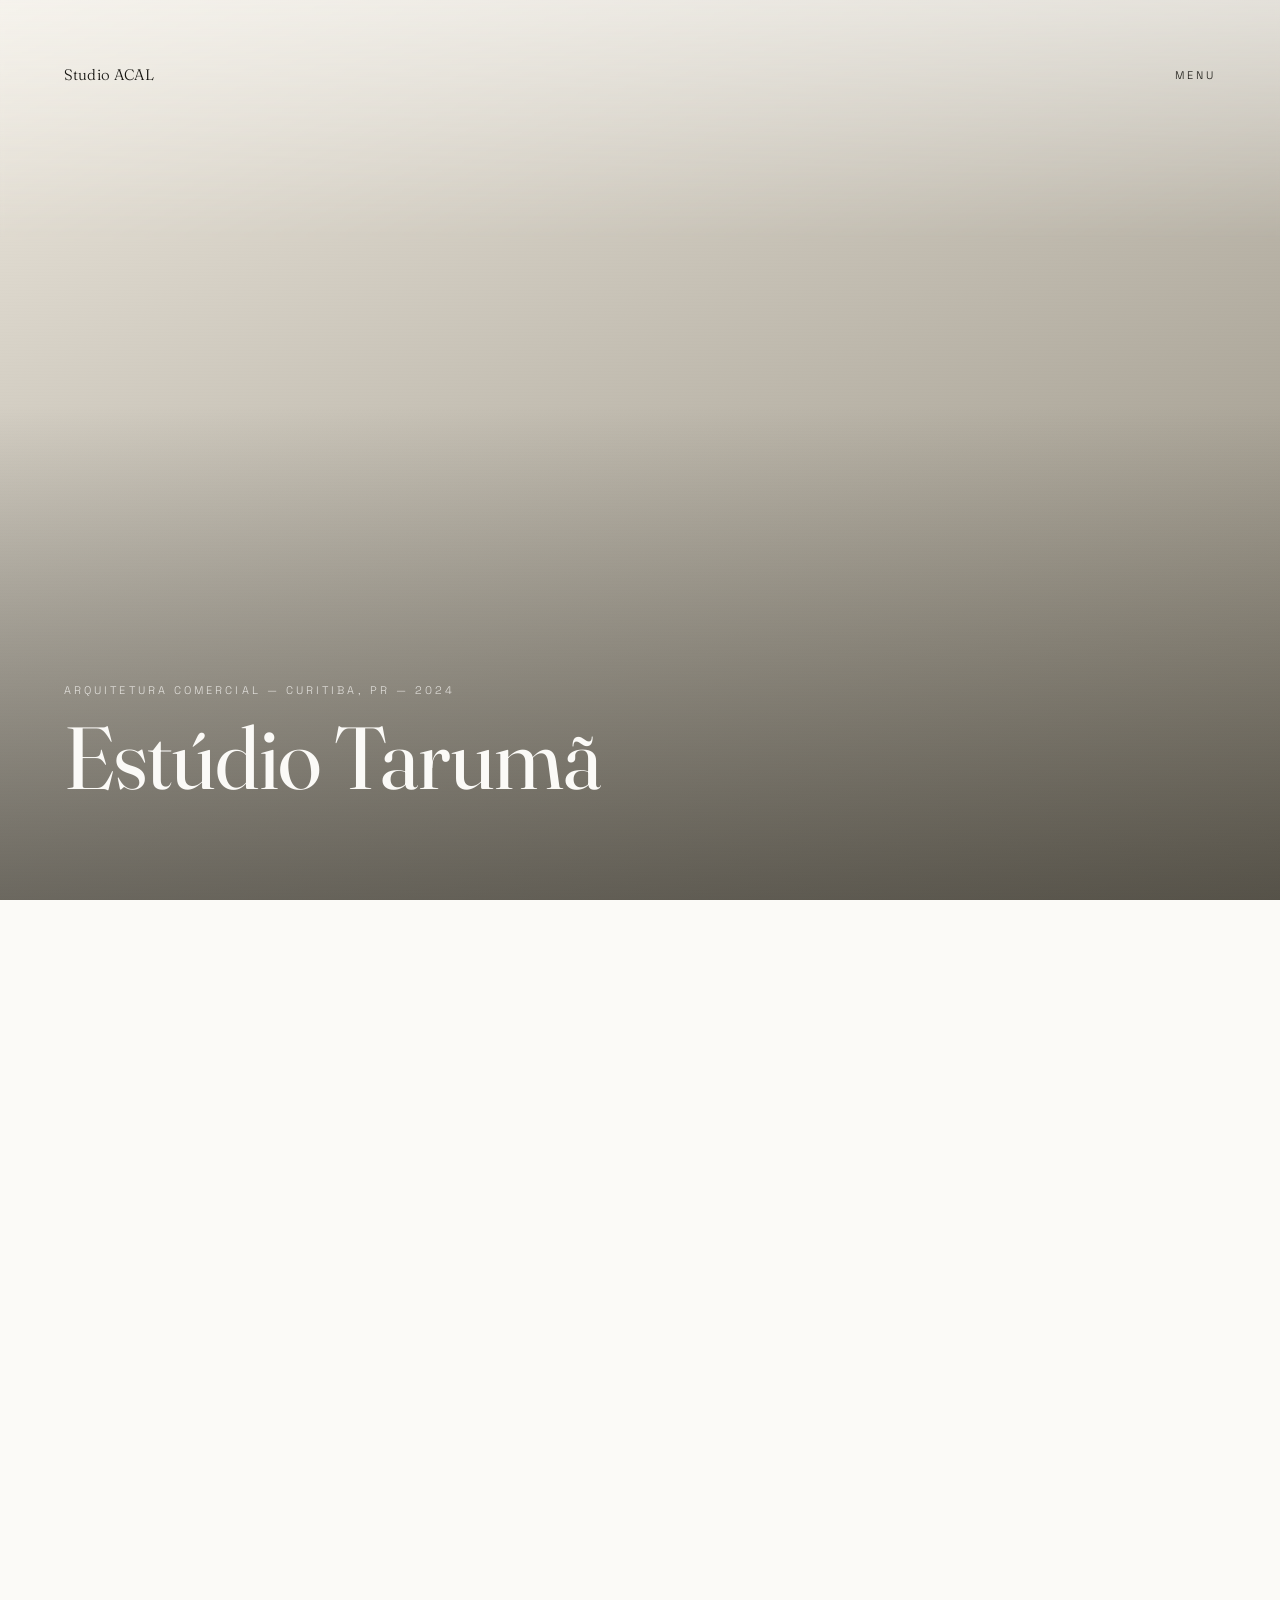
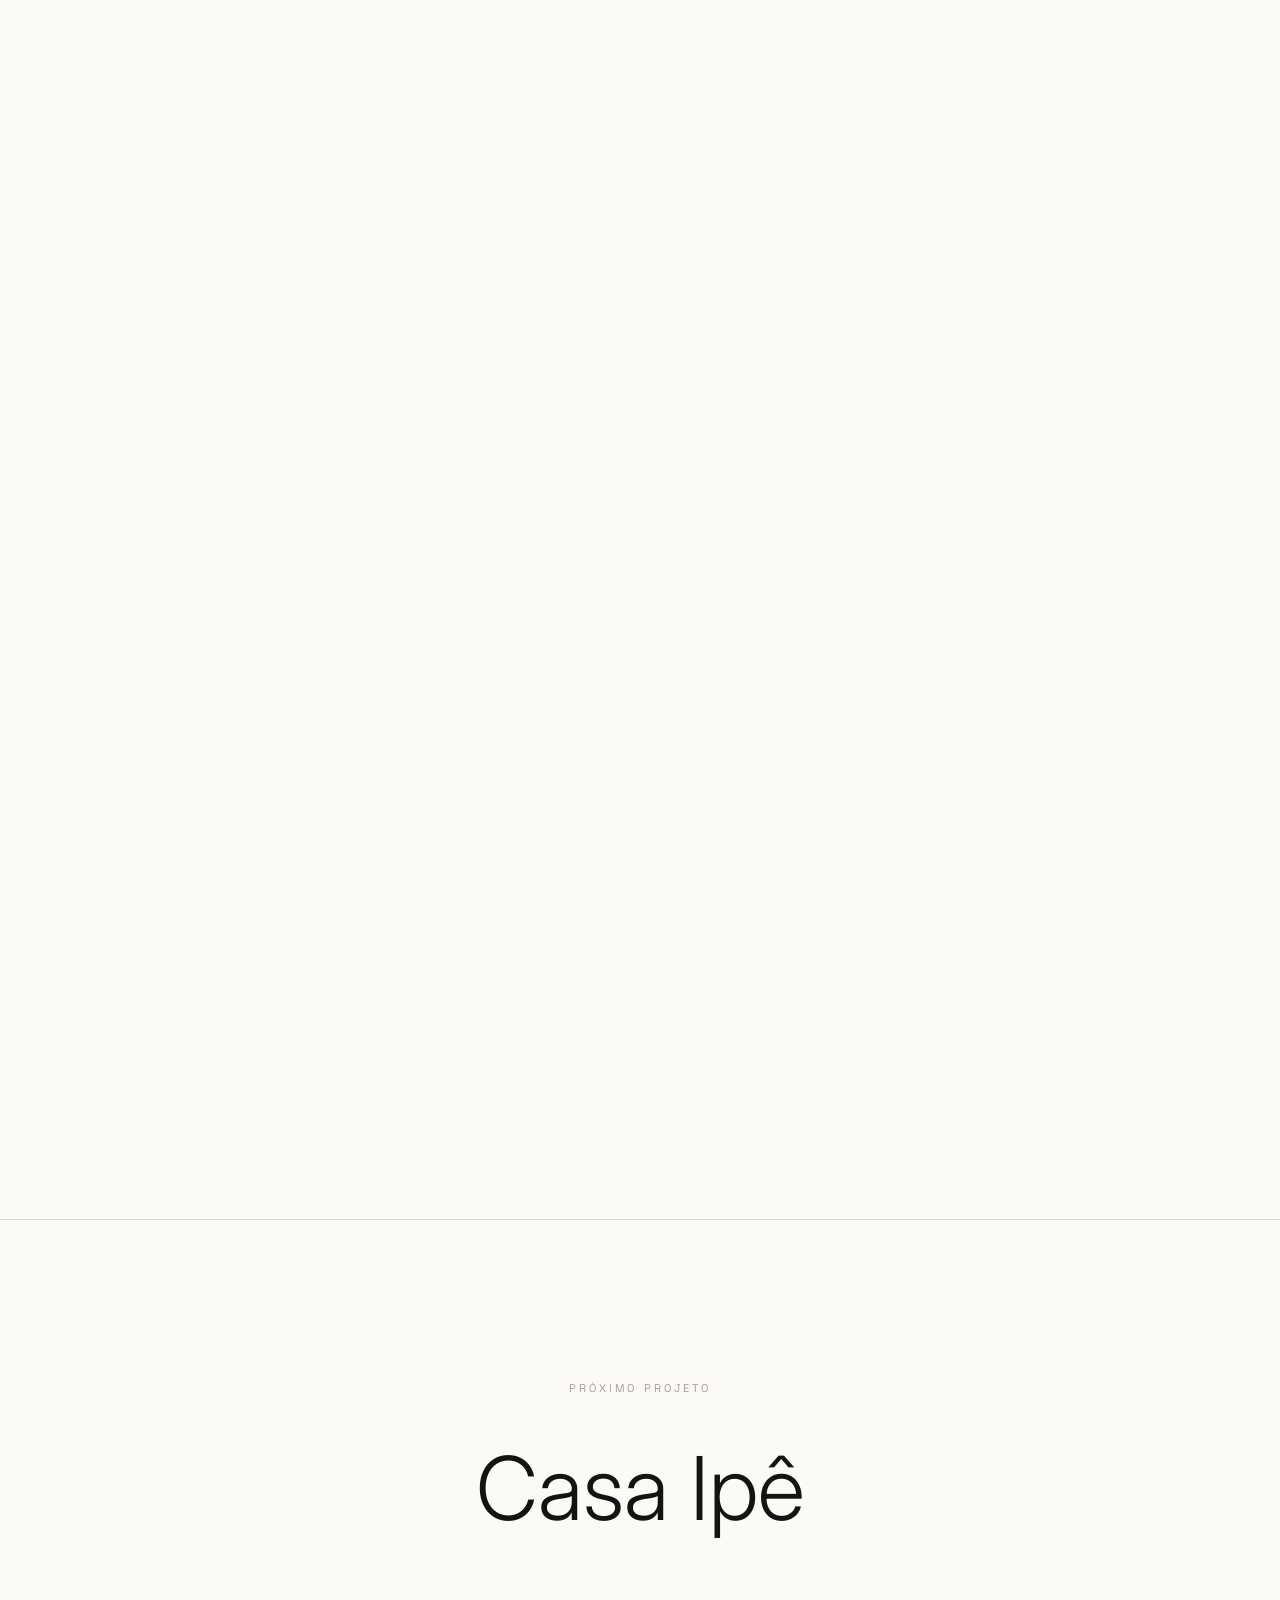
<file: projetos/estudio-taruma.html>
<!DOCTYPE html>
<html lang="pt-BR">
<head>
  <meta charset="UTF-8" />
  <meta name="viewport" content="width=device-width, initial-scale=1.0" />
  <title>Estúdio Tarumã — Studio ACAL</title>
  <meta name="description" content="Um showroom onde o produto desaparece para a arquitetura existir." />

  <link rel="preconnect" href="https://fonts.googleapis.com" />
  <link rel="preconnect" href="https://fonts.gstatic.com" crossorigin />
  <link href="https://fonts.googleapis.com/css2?family=Fraunces:ital,opsz,wght@0,9..144,300;0,9..144,400;0,9..144,500;1,9..144,400&family=Inter:wght@300;400;500;600&family=Space+Grotesk:wght@400;500&display=swap" rel="stylesheet" />
  <link rel="stylesheet" href="../assets/css/style.css" />
</head>
<body>

  <header class="site-header">
    <a href="../index.html" class="brand">Studio ACAL</a>
    <label for="menu-toggle" class="menu-trigger">Menu</label>
  </header>

  <input type="checkbox" id="menu-toggle" class="menu-toggle" />
  <nav class="menu-panel">
    <div class="menu-panel__top">
      <span class="brand">Studio ACAL</span>
      <label for="menu-toggle" class="menu-close">Fechar</label>
    </div>
    <div class="menu-links">
      <a href="../index.html#projetos">Projetos</a>
      <a href="../processo.html">Processo</a>
      <a href="../studio.html">Studio</a>
      <a href="../contato.html">Contato</a>
    </div>
    <div class="menu-panel__bottom">
      <span>São Paulo, Brasil</span>
      <span>projesstudioacal@gmail.com</span>
    </div>
  </nav>

  <main>

    <!-- Hero -->
    <section class="project-hero">
      <div class="tone tone--c"></div>
      <div class="project-hero__content">
        <span class="eyebrow">Arquitetura Comercial — Curitiba, PR — 2024</span>
        <h1 class="heading heading--xxl" style="margin-top:0.75rem;">Estúdio Tarumã</h1>
      </div>
    </section>

    <!-- Conceito -->
    <section class="section center">
      <span class="eyebrow reveal">Conceito</span>
      <p class="heading heading--lg reveal" style="max-width:42rem; margin: 1.5rem auto 0;">Removemos tudo o que competia com o produto. O que restou é a estrutura, a luz e o tempo que o cliente passa dentro do espaço.</p>
    </section>

    <!-- Galeria -->
    <div class="grid" style="grid-template-columns: 1fr 1fr;">
      <div class="tone tone--c ratio-3-4 reveal"></div>
      <div class="tone tone--d ratio-3-4 reveal"></div>
    </div>

    <!-- Materiais -->
    <section class="section container">
      <div style="max-width: 32rem; margin: 0 auto;">
        <span class="eyebrow reveal">Materiais</span>
        <ul class="materials-list reveal" style="margin-top:1.5rem;">
          <li>Microcimento</li>
          <li>Vidro fumê</li>
          <li>Carvalho natural</li>
        </ul>
      </div>
    </section>

    <!-- Detalhe -->
    <div class="tone tone--c ratio-16-9 reveal">
      <span class="tone__label">Detalhe</span>
    </div>

    <!-- Croquis -->
    <div class="grid" style="grid-template-columns: repeat(3, 1fr); padding: var(--gap) var(--side);">
      <div class="tone tone--c ratio-4-5 reveal"><span class="tone__label">Croqui</span></div>
      <div class="tone tone--c ratio-4-5 reveal"><span class="tone__label">Croqui</span></div>
      <div class="tone tone--c ratio-4-5 reveal"><span class="tone__label">Croqui</span></div>
    </div>

    <!-- Render -->
    <div class="tone tone--d ratio-16-9 reveal">
      <span class="tone__label">Render</span>
    </div>

    <!-- Execução -->
    <section class="section center">
      <span class="eyebrow reveal">Execução</span>
      <p class="heading heading--md reveal" style="max-width:36rem; margin: 1.5rem auto 0;">
        Acompanhamos cada etapa em obra para garantir que o espaço construído permanecesse fiel ao espaço pensado.
      </p>
    </section>

    <!-- Resultado -->
    <div class="tone tone--c reveal" style="height: 80vh;">
      <span class="tone__label">Resultado</span>
    </div>

    <!-- Próximo projeto -->
    <section class="section next-project">
      <span class="eyebrow">Próximo projeto</span>
      <a href="casa-ipe.html">Casa Ipê</a>
    </section>

    <section class="contact">
      <p class="heading heading--xl reveal">Vamos conversar sobre o seu próximo projeto.</p>
      <div class="contact__links reveal">
        <a href="https://wa.me/5511959176564" target="_blank" rel="noopener noreferrer" class="link-line">WhatsApp</a>
        <a href="mailto:projesstudioacal@gmail.com" class="link-line">E-mail</a>
        <a href="https://instagram.com/studioacal" target="_blank" rel="noopener noreferrer" class="link-line">Instagram</a>
      </div>
    </section>

  </main>

</body>
</html>
</file>
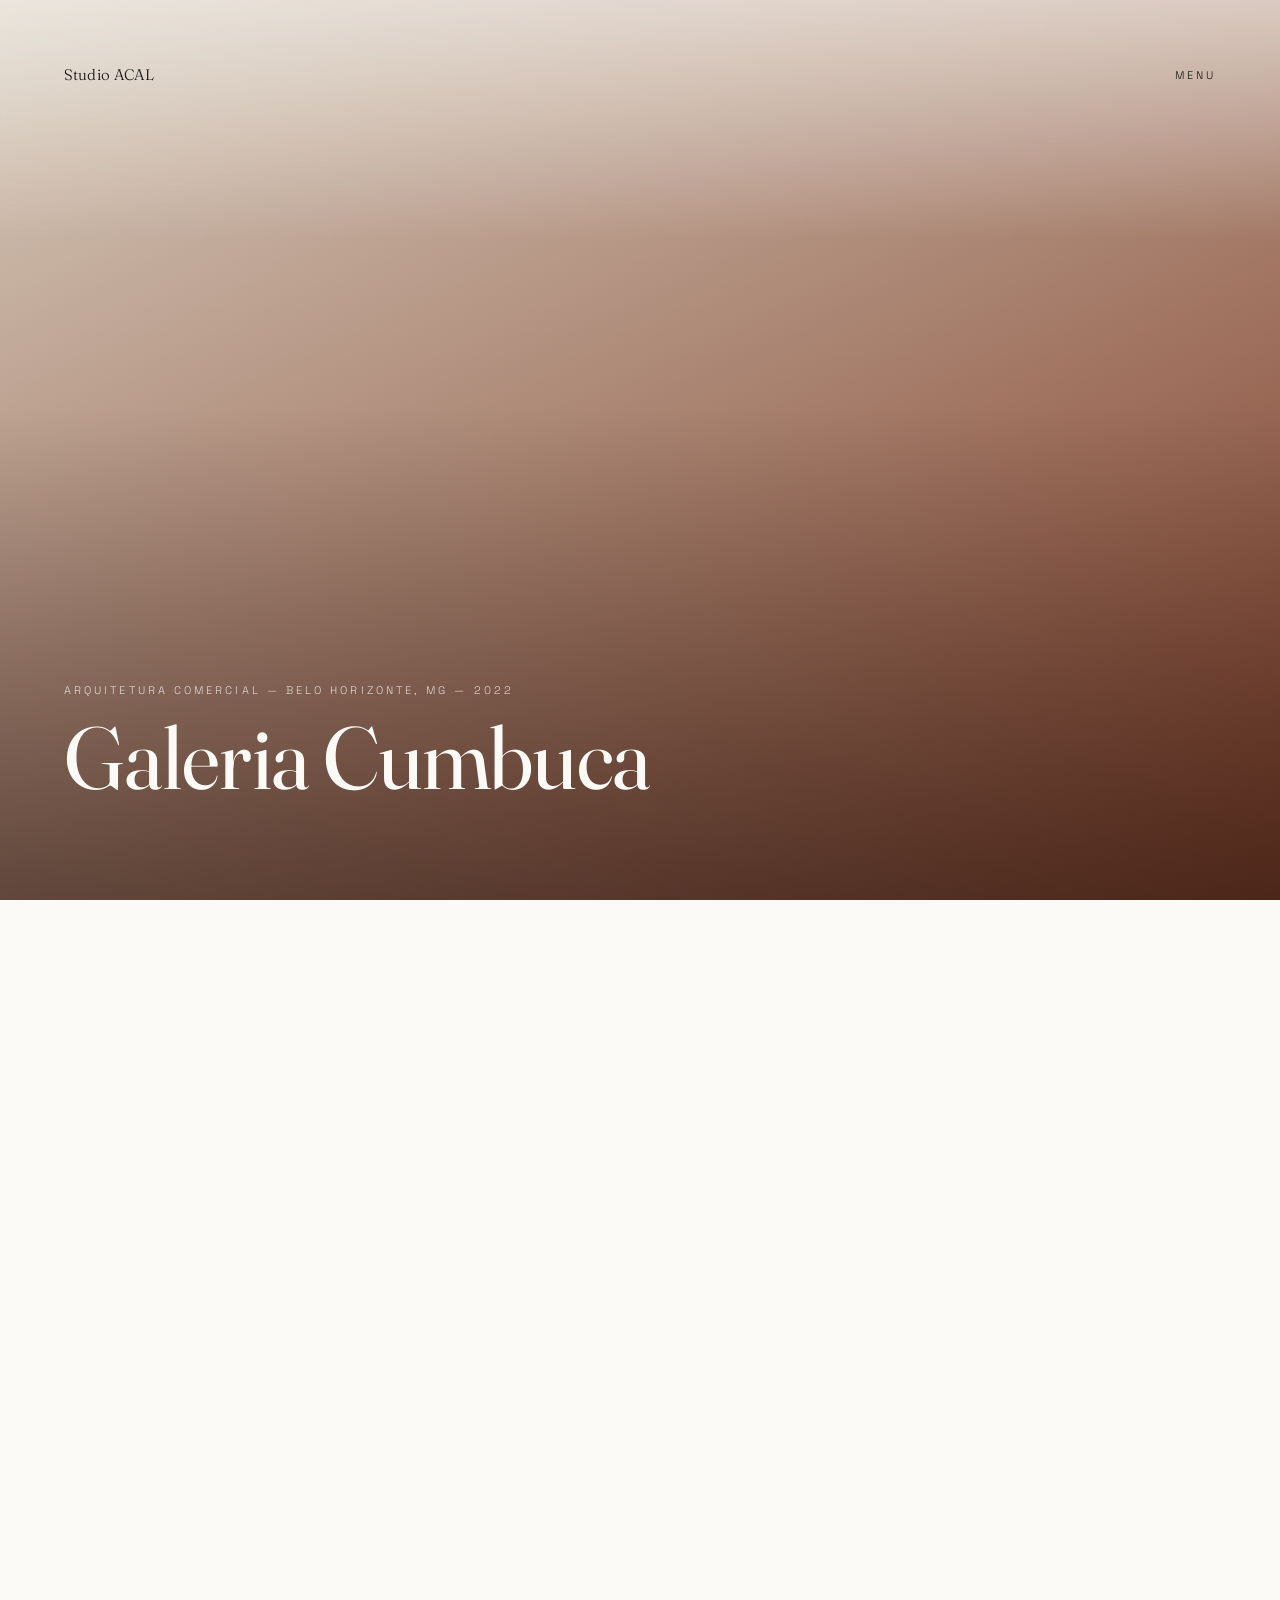
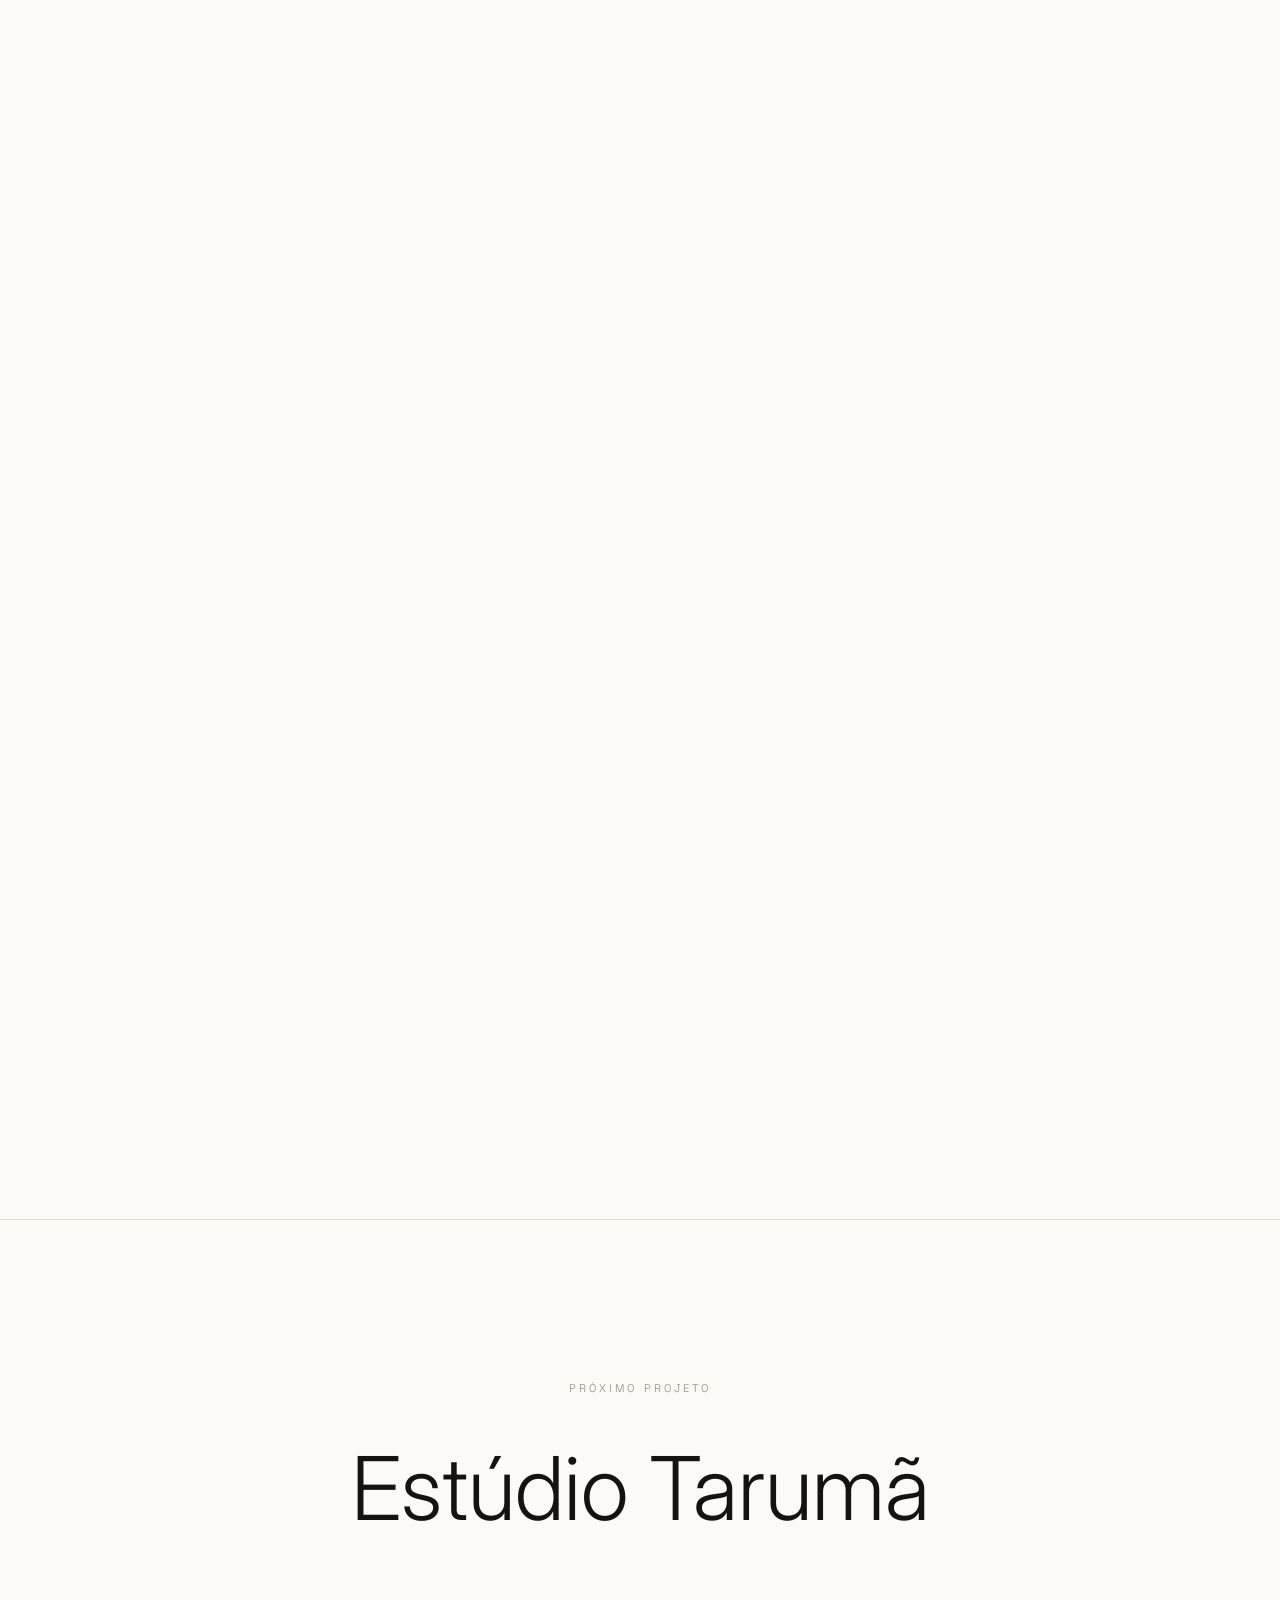
<file: projetos/galeria-cumbuca.html>
<!DOCTYPE html>
<html lang="pt-BR">
<head>
  <meta charset="UTF-8" />
  <meta name="viewport" content="width=device-width, initial-scale=1.0" />
  <title>Galeria Cumbuca — Studio ACAL</title>
  <meta name="description" content="Um percurso de luz natural conduz a experiência do visitante." />

  <link rel="preconnect" href="https://fonts.googleapis.com" />
  <link rel="preconnect" href="https://fonts.gstatic.com" crossorigin />
  <link href="https://fonts.googleapis.com/css2?family=Fraunces:ital,opsz,wght@0,9..144,300;0,9..144,400;0,9..144,500;1,9..144,400&family=Inter:wght@300;400;500;600&family=Space+Grotesk:wght@400;500&display=swap" rel="stylesheet" />
  <link rel="stylesheet" href="../assets/css/style.css" />
</head>
<body>

  <header class="site-header">
    <a href="../index.html" class="brand">Studio ACAL</a>
    <label for="menu-toggle" class="menu-trigger">Menu</label>
  </header>

  <input type="checkbox" id="menu-toggle" class="menu-toggle" />
  <nav class="menu-panel">
    <div class="menu-panel__top">
      <span class="brand">Studio ACAL</span>
      <label for="menu-toggle" class="menu-close">Fechar</label>
    </div>
    <div class="menu-links">
      <a href="../index.html#projetos">Projetos</a>
      <a href="../processo.html">Processo</a>
      <a href="../studio.html">Studio</a>
      <a href="../contato.html">Contato</a>
    </div>
    <div class="menu-panel__bottom">
      <span>São Paulo, Brasil</span>
      <span>projesstudioacal@gmail.com</span>
    </div>
  </nav>

  <main>

    <!-- Hero -->
    <section class="project-hero">
      <div class="tone tone--b"></div>
      <div class="project-hero__content">
        <span class="eyebrow">Arquitetura Comercial — Belo Horizonte, MG — 2022</span>
        <h1 class="heading heading--xxl" style="margin-top:0.75rem;">Galeria Cumbuca</h1>
      </div>
    </section>

    <!-- Conceito -->
    <section class="section center">
      <span class="eyebrow reveal">Conceito</span>
      <p class="heading heading--lg reveal" style="max-width:42rem; margin: 1.5rem auto 0;">Cada ambiente foi pensado como um quadro. A circulação foi desenhada antes da planta, porque é ela quem conta a história da marca.</p>
    </section>

    <!-- Galeria -->
    <div class="grid" style="grid-template-columns: 1fr 1fr;">
      <div class="tone tone--b ratio-3-4 reveal"></div>
      <div class="tone tone--c ratio-3-4 reveal"></div>
    </div>

    <!-- Materiais -->
    <section class="section container">
      <div style="max-width: 32rem; margin: 0 auto;">
        <span class="eyebrow reveal">Materiais</span>
        <ul class="materials-list reveal" style="margin-top:1.5rem;">
          <li>Terrazzo</li>
          <li>Aço corten</li>
          <li>Linho cru</li>
        </ul>
      </div>
    </section>

    <!-- Detalhe -->
    <div class="tone tone--b ratio-16-9 reveal">
      <span class="tone__label">Detalhe</span>
    </div>

    <!-- Croquis -->
    <div class="grid" style="grid-template-columns: repeat(3, 1fr); padding: var(--gap) var(--side);">
      <div class="tone tone--b ratio-4-5 reveal"><span class="tone__label">Croqui</span></div>
      <div class="tone tone--b ratio-4-5 reveal"><span class="tone__label">Croqui</span></div>
      <div class="tone tone--b ratio-4-5 reveal"><span class="tone__label">Croqui</span></div>
    </div>

    <!-- Render -->
    <div class="tone tone--c ratio-16-9 reveal">
      <span class="tone__label">Render</span>
    </div>

    <!-- Execução -->
    <section class="section center">
      <span class="eyebrow reveal">Execução</span>
      <p class="heading heading--md reveal" style="max-width:36rem; margin: 1.5rem auto 0;">
        Acompanhamos cada etapa em obra para garantir que o espaço construído permanecesse fiel ao espaço pensado.
      </p>
    </section>

    <!-- Resultado -->
    <div class="tone tone--b reveal" style="height: 80vh;">
      <span class="tone__label">Resultado</span>
    </div>

    <!-- Próximo projeto -->
    <section class="section next-project">
      <span class="eyebrow">Próximo projeto</span>
      <a href="estudio-taruma.html">Estúdio Tarumã</a>
    </section>

    <section class="contact">
      <p class="heading heading--xl reveal">Vamos conversar sobre o seu próximo projeto.</p>
      <div class="contact__links reveal">
        <a href="https://wa.me/5511959176564" target="_blank" rel="noopener noreferrer" class="link-line">WhatsApp</a>
        <a href="mailto:projesstudioacal@gmail.com" class="link-line">E-mail</a>
        <a href="https://instagram.com/studioacal" target="_blank" rel="noopener noreferrer" class="link-line">Instagram</a>
      </div>
    </section>

  </main>

</body>
</html>
</file>
<file: assets/css/style.css>
/* ==========================================================================
   STUDIO ACAL — Folha de estilos única (HTML + CSS puro, sem JavaScript)
   ========================================================================== */

/* ---- Reset básico ---- */
*,
*::before,
*::after {
  box-sizing: border-box;
  margin: 0;
  padding: 0;
}

html {
  scroll-behavior: smooth;
}

img {
  display: block;
  max-width: 100%;
}

a {
  color: inherit;
  text-decoration: none;
}

ul {
  list-style: none;
}

/* ---- Tokens de marca ---- */
:root {
  --paper: #fbfaf7;
  --ink: #14130f;
  --stone: #8c8678;
  --line: #dedad0;
  --mist: #f1efe9;
  --oxide: #7a3621;

  --font-display: "Fraunces", serif;
  --font-sans: "Inter", sans-serif;
  --font-mono: "Space Grotesk", monospace;

  --ease-editorial: cubic-bezier(0.22, 1, 0.36, 1);
  --gap: clamp(16px, 2.5vw, 32px);
  --side: clamp(20px, 5vw, 64px);
}

body {
  background: var(--paper);
  color: var(--ink);
  font-family: var(--font-sans);
  font-weight: 300;
  line-height: 1.5;
  -webkit-font-smoothing: antialiased;
}

::selection {
  background: var(--ink);
  color: var(--paper);
}

/* ---- Tipografia editorial ---- */
.eyebrow {
  font-family: var(--font-mono);
  font-size: 0.6875rem;
  letter-spacing: 0.28em;
  text-transform: uppercase;
  color: var(--stone);
}

.heading {
  font-family: var(--font-display);
  font-weight: 400;
  letter-spacing: -0.01em;
  line-height: 1.04;
}

.heading--xxl {
  font-size: clamp(2.6rem, 9vw, 5.5rem);
}

.heading--xl {
  font-size: clamp(2.2rem, 6.5vw, 4.2rem);
}

.heading--lg {
  font-size: clamp(1.8rem, 4.5vw, 3rem);
}

.heading--md {
  font-size: clamp(1.4rem, 3vw, 2rem);
}

.text-body {
  max-width: 38rem;
  color: rgba(20, 19, 15, 0.75);
}

/* ---- Layout ---- */
.container {
  padding-left: var(--side);
  padding-right: var(--side);
}

.section {
  padding-top: clamp(64px, 12vw, 160px);
  padding-bottom: clamp(64px, 12vw, 160px);
}

.section--tight {
  padding-top: clamp(40px, 6vw, 96px);
  padding-bottom: clamp(40px, 6vw, 96px);
}

.section--border {
  border-top: 1px solid var(--line);
}

.grid {
  display: grid;
  gap: var(--gap);
}

.grid-12 {
  grid-template-columns: repeat(12, 1fr);
}

@media (max-width: 860px) {
  .grid-12 {
    grid-template-columns: 1fr;
  }
}

.center {
  text-align: center;
  margin-left: auto;
  margin-right: auto;
}

/* ==========================================================================
   LOADER — tela branca com o logotipo desenhando-se sozinho (CSS puro)
   ========================================================================== */
.loader {
  position: fixed;
  inset: 0;
  z-index: 200;
  display: flex;
  align-items: center;
  justify-content: center;
  background: var(--paper);
  animation: loader-fade 0.9s var(--ease-editorial) forwards;
  animation-delay: 2.4s;
}

.loader svg path {
  fill: var(--ink);
  fill-opacity: 0;
  stroke: var(--ink);
  stroke-width: 2.4;
  stroke-linecap: round;
  stroke-linejoin: round;
  stroke-dasharray: 760;
  stroke-dashoffset: 760;
  animation: loader-draw 1.6s var(--ease-editorial) forwards,
    loader-fill 0.4s ease forwards;
  animation-delay: 0.3s, 1.7s;
}

@keyframes loader-draw {
  to {
    stroke-dashoffset: 0;
  }
}

@keyframes loader-fill {
  to {
    fill-opacity: 1;
  }
}

@keyframes loader-fade {
  to {
    opacity: 0;
    visibility: hidden;
    pointer-events: none;
  }
}

@media (prefers-reduced-motion: reduce) {
  .loader {
    display: none;
  }
}

.logo-wrapper{
    position:relative;
    width:min(420px,80vw);
    overflow:hidden;
}
.logo{
    width:100%;
    display:block;
    clip-path: inset(0 100% 0 0);
    animation: reveal 2.8s ease forwards;
}

.pen{
  position:absolute;
  top:0;
  left:0;
  width:2px;
  height:100%;
  animation: penMove 2.8s ease forwards;
}
@keyframes reveal{
  to{
      clip-path: inset(0 0 0 0);
  }
}
@keyframes penMove{
  0%{transform:translateX(0) rotate(-5deg);}
  20%{transform:translateX(80px) rotate(4deg);}
  40%{transform:translateX(170px) rotate(-3deg);}
  60%{transform:translateX(260px) rotate(2deg);}
  80%{transform:translateX(340px) rotate(-2deg);}
  100%{transform:translateX(420px) rotate(0);}
}

/* ==========================================================================
   HEADER + MENU FULLSCREEN (technique: checkbox hack, sem JS)
   ========================================================================== */
.site-header {
  position: fixed;
  inset: 0 0 auto 0;
  z-index: 50;
  display: flex;
  align-items: center;
  justify-content: space-between;
  padding: var(--side);
}

.site-header::before {
  content: "";
  position: absolute;
  inset: 0;
  height: 160%;
  background: linear-gradient(to bottom, rgba(251, 250, 247, 0.55), rgba(251, 250, 247, 0));
  backdrop-filter: blur(2px);
  -webkit-backdrop-filter: blur(2px);
  z-index: -1;
  pointer-events: none;
}

.brand {
  font-family: var(--font-display);
  font-size: 0.95rem;
  letter-spacing: 0.01em;
}

.menu-toggle {
  position: absolute;
  opacity: 0;
  pointer-events: none;
}

.menu-trigger,
.menu-close {
  font-family: var(--font-mono);
  font-size: 0.6875rem;
  letter-spacing: 0.28em;
  text-transform: uppercase;
  cursor: pointer;
  background: none;
  border: none;
  color: var(--ink);
}

.menu-panel {
  position: fixed;
  inset: 0;
  z-index: 90;
  display: flex;
  flex-direction: column;
  justify-content: space-between;
  padding: var(--side);
  background: var(--paper);
  clip-path: inset(0 0 100% 0);
  transition: clip-path 0.7s var(--ease-editorial);
}

.menu-toggle:checked ~ .menu-panel {
  clip-path: inset(0 0 0% 0);
}

.menu-panel__top {
  display: flex;
  align-items: center;
  justify-content: space-between;
}

.menu-links {
  display: flex;
  flex-direction: column;
  gap: 0.4rem;
}

.menu-links a {
  font-family: var(--font-display);
  font-size: clamp(2.6rem, 11vw, 6rem);
  line-height: 0.95;
  opacity: 0;
  transform: translateY(20px);
  transition: opacity 0.6s var(--ease-editorial), transform 0.6s var(--ease-editorial),
    color 0.3s ease;
}

.menu-toggle:checked ~ .menu-panel .menu-links a {
  opacity: 1;
  transform: translateY(0);
}

.menu-links a:nth-child(1) { transition-delay: 0.15s; }
.menu-links a:nth-child(2) { transition-delay: 0.21s; }
.menu-links a:nth-child(3) { transition-delay: 0.27s; }
.menu-links a:nth-child(4) { transition-delay: 0.33s; }

.menu-links a:hover {
  color: var(--stone);
}

.menu-panel__bottom {
  display: flex;
  justify-content: space-between;
  font-size: 0.8rem;
  color: var(--stone);
}

/* ==========================================================================
   HOVER / "CURSOR" — substitui o cursor customizado (que exigiria JS)
   ========================================================================== */
.hoverable {
  position: relative;
  display: inline-flex;
  align-items: center;
  gap: 0.5rem;
}

.hoverable .hoverable__hint {
  font-family: var(--font-mono);
  font-size: 0.625rem;
  letter-spacing: 0.2em;
  text-transform: uppercase;
  color: var(--stone);
  opacity: 0;
  transform: translateX(-6px);
  transition: opacity 0.3s var(--ease-editorial), transform 0.3s var(--ease-editorial);
}

.hoverable:hover .hoverable__hint {
  opacity: 1;
  transform: translateX(0);
}

.media-link {
  display: block;
  position: relative;
  overflow: hidden;
}

.media-link::after {
  content: "Explorar";
  position: absolute;
  top: 50%;
  left: 50%;
  transform: translate(-50%, -50%) scale(0.85);
  font-family: var(--font-mono);
  font-size: 0.6875rem;
  letter-spacing: 0.24em;
  text-transform: uppercase;
  color: var(--paper);
  padding: 0.9em 1.4em;
  border: 1px solid color-mix(in srgb, var(--paper) 70%, transparent);
  border-radius: 999px;
  opacity: 0;
  transition: opacity 0.4s var(--ease-editorial), transform 0.4s var(--ease-editorial);
  pointer-events: none;
}

.media-link::before {
  content: "";
  position: absolute;
  inset: 0;
  background: rgba(20, 19, 15, 0);
  transition: background 0.4s var(--ease-editorial);
}

.media-link:hover::before {
  background: rgba(20, 19, 15, 0.18);
}

.media-link:hover::after {
  opacity: 1;
  transform: translate(-50%, -50%) scale(1);
}

.media-link img,
.media-link .tone {
  transition: transform 0.7s var(--ease-editorial);
}

.media-link:hover img,
.media-link:hover .tone {
  transform: scale(1.04);
}

/* ==========================================================================
   PLACEHOLDER — textura no lugar de fotografia real
   ========================================================================== */
.tone {
  position: relative;
  width: 100%;
  height: 100%;
  overflow: hidden;
}

.tone::before {
  content: "";
  position: absolute;
  inset: 0;
  background-image: repeating-linear-gradient(
    0deg,
    rgba(0, 0, 0, 0.05) 0px,
    rgba(0, 0, 0, 0) 1px,
    rgba(0, 0, 0, 0) 3px
  );
  mix-blend-mode: overlay;
  opacity: 0.4;
}

.tone__label {
  position: absolute;
  bottom: 1rem;
  left: 1rem;
  font-family: var(--font-mono);
  font-size: 0.625rem;
  letter-spacing: 0.2em;
  text-transform: uppercase;
  color: rgba(20, 19, 15, 0.5);
}

.ratio-16-10 { aspect-ratio: 16 / 10; }
.ratio-16-9 { aspect-ratio: 16 / 9; }
.ratio-4-5 { aspect-ratio: 4 / 5; }
.ratio-3-4 { aspect-ratio: 3 / 4; }
.ratio-1-1 { aspect-ratio: 1 / 1; }

.tone--a { background: linear-gradient(155deg, #e7e2d6, #a89c86); }
.tone--b { background: linear-gradient(155deg, #d8cdbe, #7a3621); }
.tone--c { background: linear-gradient(155deg, #efeae0, #8c8678); }
.tone--d { background: linear-gradient(155deg, #e3e6da, #5b6354); }
.tone--e { background: linear-gradient(155deg, #e9e4d8, #857e6c); }
.tone--f { background: linear-gradient(155deg, #dcd6c7, #6f6855); }

/* ==========================================================================
   REVEAL NO SCROLL — CSS puro via scroll-driven animations
   (progressive enhancement: conteúdo visível por padrão; em navegadores
   compatíveis, ganha a entrada suave ligada à posição de scroll)
   ========================================================================== */
@keyframes reveal-up {
  from {
    opacity: 0;
    transform: translateY(28px);
  }
  to {
    opacity: 1;
    transform: translateY(0);
  }
}

@supports (animation-timeline: view()) {
  .reveal {
    opacity: 0;
    animation: reveal-up 1s var(--ease-editorial) both;
    animation-timeline: view();
    animation-range: entry 0% cover 28%;
  }
}

@media (prefers-reduced-motion: reduce) {
  .reveal {
    animation: none !important;
    opacity: 1 !important;
    transform: none !important;
  }
}

/* ==========================================================================
   HERO
   ========================================================================== */
.hero {
  position: relative;
  height: 100svh;
  display: flex;
  align-items: flex-end;
  overflow: hidden;
}

.hero .tone {
  position: absolute;
  inset: 0;
}

.hero::after {
  content: "";
  position: absolute;
  inset: 0;
  background-image: url("../img/capa2.png");
}

.hero__content {
  position: relative;
  z-index: 2;
  padding: var(--side);
  padding-bottom: clamp(48px, 8vw, 96px);
  color: var(--paper);
}

.hero__content .eyebrow {
  color: rgba(251, 250, 247, 0.8);
}

.hero__scroll {
  position: absolute;
  z-index: 2;
  right: var(--side);
  bottom: clamp(32px, 6vw, 64px);
  display: flex;
  flex-direction: column;
  align-items: center;
  gap: 0.5rem;
  color: rgba(251, 250, 247, 0.75);
}

.hero__scroll span {
  writing-mode: vertical-lr;
  font-family: var(--font-mono);
  font-size: 0.6875rem;
  letter-spacing: 0.28em;
  text-transform: uppercase;
}

.hero__scroll-line {
  width: 1px;
  height: 2.5rem;
  background: rgba(251, 250, 247, 0.5);
  transform-origin: top;
  animation: scroll-pulse 2.4s ease-in-out infinite;
}

@keyframes scroll-pulse {
  0% { transform: scaleY(0); }
  50% { transform: scaleY(1); }
  100% { transform: scaleY(0); }
}

@media (max-width: 1024px){
  .hero{
    min-height:100dvh;
  }

  .hero::after{
    background-repeat:no-repeat;
    background-size:cover;
    background-position:66% 8%;
  }
}

@media (max-width:768px){
    .hero::after{
      background-size:280%;
      background-position:66% 8%;
    }
}

/* ==========================================================================
   MANIFESTO
   ========================================================================== */
.manifesto {
  min-height: 60vh;
  display: flex;
  align-items: center;
  justify-content: center;
  text-align: center;
  padding: var(--side);
}

.manifesto p {
  max-width: 46rem;
  font-size: clamp(1.8rem, 6vw, 3.2rem);
}

/* ==========================================================================
   PROJETOS
   ========================================================================== */

.banner_default_style{
  width:100%;
  height:100%;
  background-size:cover;
  background-position:center center;
  background-repeat:no-repeat;
  transition:transform .8s ease;
}

.banner1_project1{
  background-image: url("../img/yellow-k/externo.png") !important;
}

.banner2_project1{
  background-image: url("../img/yellow-k/bar.jpg") !important;
}

.banner3_Project1{
  background-image: url("../img/yellow-k/materias.png") !important;
}

.banner1_Project2{
  background-image: url("../img/academia/mg-smartfit-pocos-de-caldas/smartfit-pos-obra-fachada3.jpeg") !important;
}

.banner2_Project2{
  background-image: url("../img/academia/mg-smartfit-pocos-de-caldas/smartfit-pos-obra-salao2.jpeg") !important;
}

.banner1_Project3{
  background-image: url("../img/academia/mg-smartfit-pocos-de-caldas/smartfit-pos-obra-salao2.jpeg") !important;
}

.banner2_Project3{
  background-image: url("../img/academia/mg-smartfit-pocos-de-caldas/smartfit-pos-obra-salao2.jpeg") !important;
}

.banner1_Project4{
  background-image: url("../img/studio-mina/tv.png") !important;
}

.banner2_Project4{
  background-image: url("../img/studio-mina/cama.png") !important;
}

.media-link{
  overflow:hidden;
}  

.media-link:hover .banner2_project1{
  transform:scale(1.04);
}

@media (max-width:1024px){
    .banner2_project1{
      background-position:60% center;
    }
}

@media (max-width:768px){
    .banner2_project1{
      background-position: 70% 20%;
      background-size: 200%;
    }

  .banner2_project1{
    background-position: 40% 20%;
    background-size: 190%;
  }
}

.project-block__head {
  display: flex;
  flex-wrap: wrap;
  align-items: flex-end;
  justify-content: space-between;
  gap: 1.5rem;
  margin-bottom: clamp(32px, 5vw, 64px);
}

.project-block__title {
  margin-top: 0.75rem;
}

.link-line {
  font-family: var(--font-mono);
  font-size: 0.6875rem;
  letter-spacing: 0.24em;
  text-transform: uppercase;
  border-bottom: 1px solid rgba(20, 19, 15, 0.4);
  padding-bottom: 0.3rem;
  transition: opacity 0.3s ease;
}

.link-line:hover {
  opacity: 0.6;
}

.project-block__media {
  grid-column: span 8;
}

.project-block__side {
  grid-column: span 4;
  display: flex;
  flex-direction: column;
  gap: var(--gap);
}

@media (max-width: 860px) {
  .project-block__media,
  .project-block__side {
    grid-column: 1 / -1;
  }
}

.project-block__side p {
  font-family: var(--font-display);
  font-size: clamp(1.2rem, 2.4vw, 1.6rem);
  line-height: 1.3;
  color: rgba(20, 19, 15, 0.8);
}

/* ==========================================================================
   CONTATO
   ========================================================================== */
.contact {
  min-height: 100svh;
  display: flex;
  flex-direction: column;
  align-items: center;
  justify-content: center;
  gap: 3rem;
  text-align: center;
  padding: var(--side);
}

.contact__links {
  display: flex;
  flex-wrap: wrap;
  justify-content: center;
  gap: 2.5rem;
}

.hero_contato {
  position: relative;
  height: 100svh;
  display: flex;
  align-items: flex-end;
  overflow: hidden;
}

.hero_contato .tone {
  position: absolute;
  inset: 0;
}

.hero_contato::after {
  content: "";
  position: absolute;
  inset: 0;
  background-repeat: no-repeat;
  background-size: cover;
  animation: moveBackground 15s ease-in-out infinite alternate;
  background-image: url("../img/banner_contato.png") !important;
}

@keyframes moveBackground {
  from {
    background-position: 0% 30%;
  }
  to {
    background-position: 100% 30%;
  }
}

.hero_contato__content {
  position: relative;
  z-index: 2;
  padding: var(--side);
  padding-bottom: clamp(48px, 8vw, 96px);
  color: var(--paper);
}

@media (max-width: 1024px){
  .hero_contato{
    min-height:100dvh;
  }

  .hero_contato::after{
    background-repeat: no-repeat;
    background-size: 420%;
  }
}

@media (max-width:768px){
    .hero_contato::after{
      background-size: 440%;
    }
}

/* ==========================================================================
   PÁGINA DE PROJETO
   ========================================================================== */
.project-hero {
  position: relative;
  height: 100svh;
  display: flex;
  align-items: flex-end;
  overflow: hidden;
}

.project-hero .tone {
  position: absolute;
  inset: 0;
}

.project-hero::after {
  content: "";
  position: absolute;
  inset: 0;
  background: linear-gradient(to top, rgba(20, 19, 15, 0.45), transparent 55%);
}

.project-hero__content {
  position: relative;
  z-index: 2;
  padding: var(--side);
  padding-bottom: clamp(48px, 8vw, 96px);
  color: var(--paper);
}

.project-hero__content .eyebrow {
  color: rgba(251, 250, 247, 0.8);
}

.materials-list li {
  font-family: var(--font-display);
  font-size: clamp(1.4rem, 3.2vw, 2rem);
  padding: 0.5rem 0;
  border-bottom: 1px solid var(--line);
}

.next-project {
  text-align: center;
  border-top: 1px solid var(--line);
}

.next-project a {
  display: block;
  margin-top: 1.5rem;
  font-size: clamp(2.4rem, 11vw, 5.5rem);
  transition: opacity 0.3s ease;
}

.next-project a:hover {
  opacity: 0.6;
}

/* ==========================================================================
   PROCESSO
   ========================================================================== */
.process-step {
  display: grid;
  grid-template-columns: repeat(12, 1fr);
  gap: var(--gap);
  padding: clamp(40px, 6vw, 96px) 0;
  border-top: 1px solid var(--line);
}

.process-step__index {
  grid-column: span 2;
  font-family: var(--font-mono);
  color: var(--stone);
}

.process-step__copy {
  grid-column: span 4;
}

.process-step__copy p {
  margin-top: 1rem;
  max-width: 24rem;
  color: rgba(20, 19, 15, 0.75);
}

.process-step__media {
  grid-column: span 6;
}

@media (max-width: 860px) {
  .process-step__index,
  .process-step__copy,
  .process-step__media {
    grid-column: 1 / -1;
  }
}

/* ==========================================================================
   STUDIO
   ========================================================================== */
.team-grid {
  display: grid;
  grid-template-columns: repeat(4, 1fr);
  gap: var(--gap) 1rem;
}

@media (max-width: 860px) {
  .team-grid {
    grid-template-columns: 1fr;
  }
}

.team-card p:first-of-type {
  font-family: var(--font-display);
  font-size: 1.3rem;
  margin-top: 1rem;
}

.team-card p:last-of-type {
  margin-top: 0.25rem;
}

/* ==========================================================================
   404
   ========================================================================== */
.not-found {
  min-height: 100svh;
  display: flex;
  flex-direction: column;
  align-items: center;
  justify-content: center;
  gap: 1.5rem;
  text-align: center;
}
</file>
